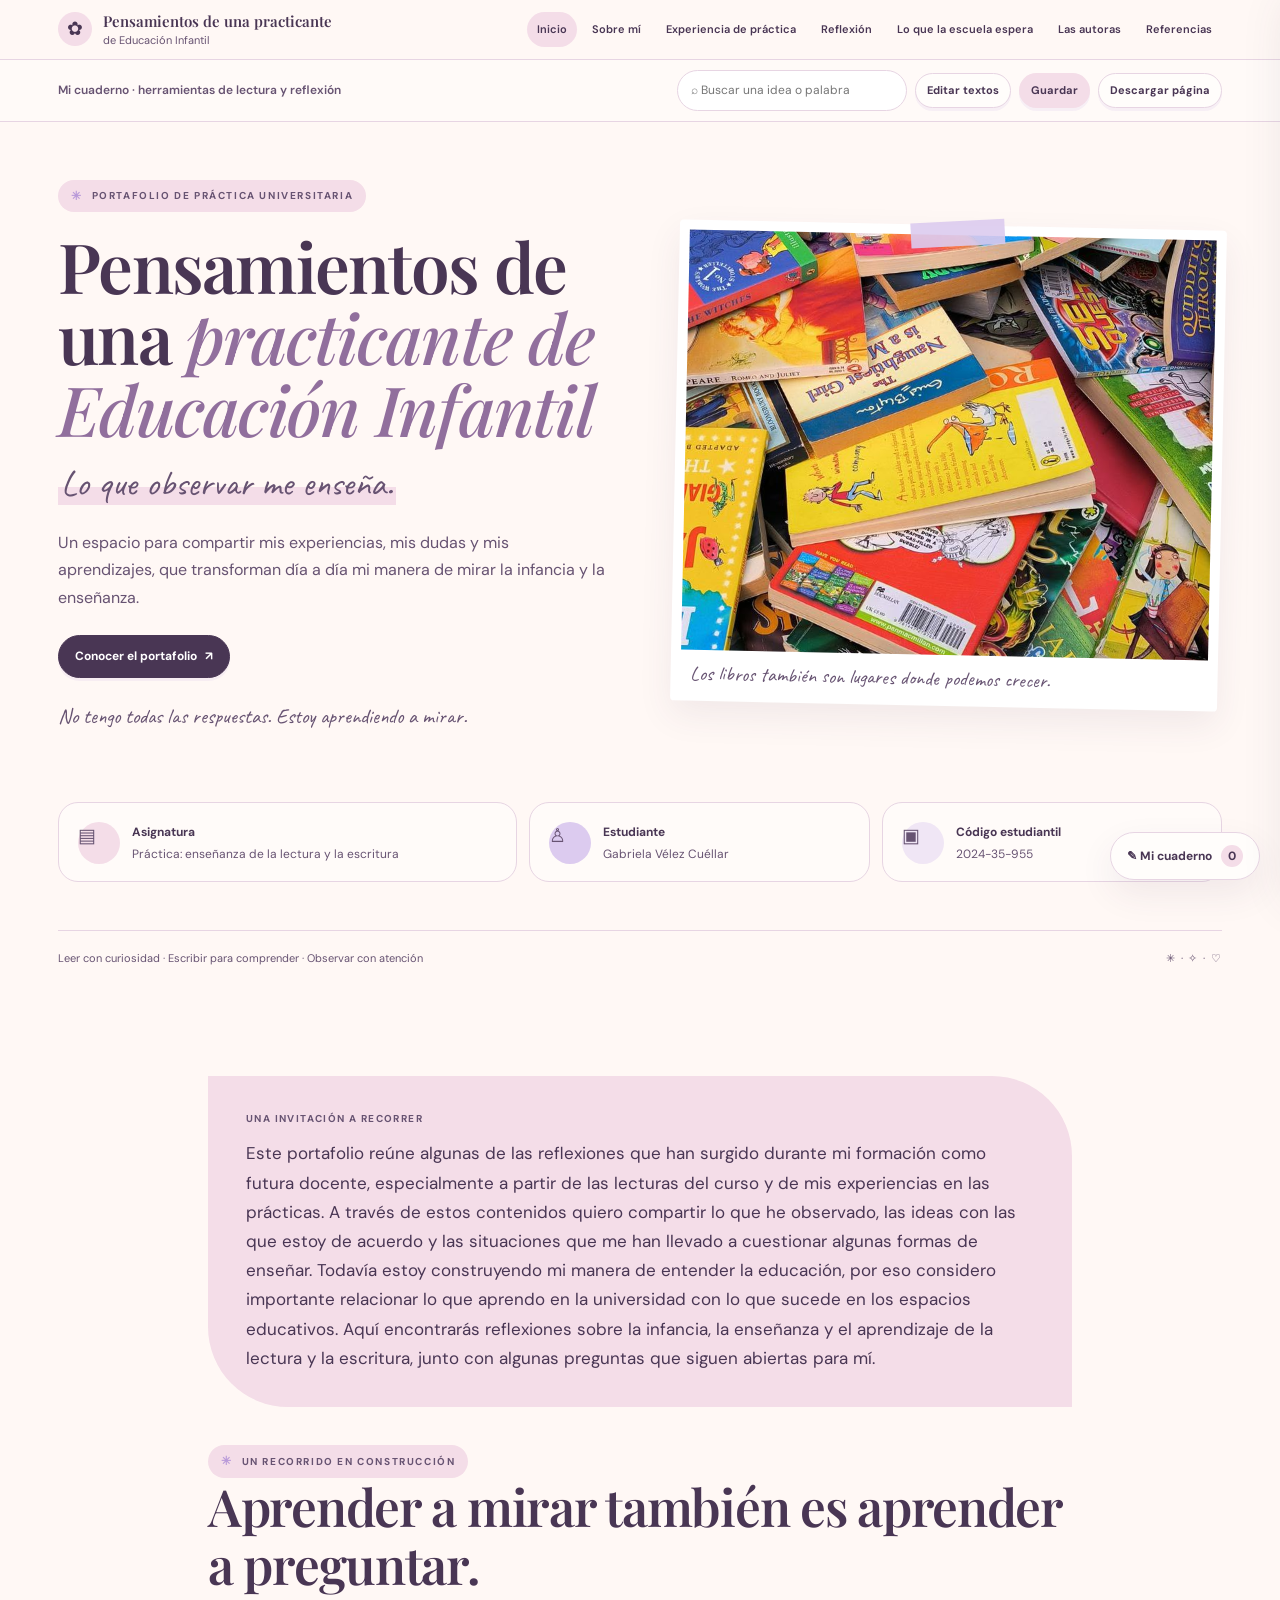
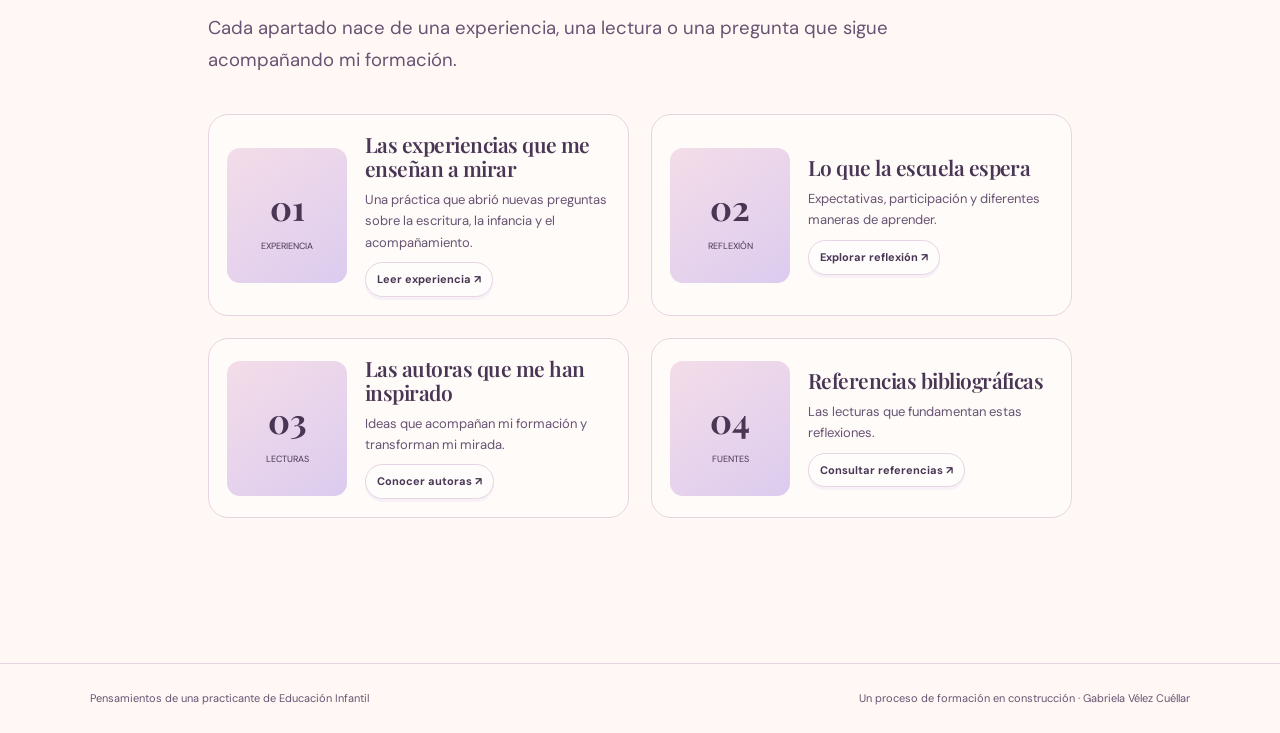
<file: index.html>
<!doctype html><html lang="es"><head><meta charset="utf-8"><meta name="viewport" content="width=device-width, initial-scale=1"><meta name="description" content="Portafolio académico de Gabriela Vélez Cuéllar, estudiante de Educación Infantil."><title>Inicio | Pensamientos de una practicante</title><link rel="stylesheet" href="style.css"><link rel="icon" type="image/png" href="assets/favicon.png">
</head><body>
<header class="site-header"><div class="nav-wrap"><a class="brand" href="index.html"><span class="brand-mark">✿</span><span class="brand-name">Pensamientos de una practicante<small>de Educación Infantil</small></span></a><button class="menu-toggle" aria-expanded="false" aria-label="Abrir menú">☰ Menú</button><nav class="main-nav" aria-label="Navegación principal"><a href="index.html">Inicio</a><a href="sobre-mi.html">Sobre mí</a><a href="experiencia.html">Experiencia de práctica</a><a href="reflexion.html">Reflexión</a><a href="escuela.html">Lo que la escuela espera</a><a href="autoras.html">Las autoras</a><a href="referencias.html">Referencias</a></nav></div></header>
<div class="toolbar"><div class="toolbar-inner"><span class="toolbar-label">Mi cuaderno · herramientas de lectura y reflexión</span><div class="toolbar-actions"><input id="siteSearch" class="tool-input" placeholder="⌕ Buscar una idea o palabra" aria-label="Buscar en esta página"><button class="btn small" id="editTextBtn">Editar textos</button><button class="btn small soft" id="saveTextBtn">Guardar</button><button class="btn small" id="downloadPageBtn">Descargar página</button></div></div></div>
<main>
<section class="hero"><div class="hero-copy"><span class="eyebrow">Portafolio de práctica universitaria</span><h1 data-editable="home-title">Pensamientos de una <em>practicante de Educación Infantil</em></h1><div class="handwritten swash" data-editable="home-tagline">Lo que observar me enseña.</div><p class="hero-description" data-editable="home-description">Un espacio para compartir mis experiencias, mis dudas y mis aprendizajes, que transforman día a día mi manera de mirar la infancia y la enseñanza.</p><a class="btn primary" href="sobre-mi.html">Conocer el portafolio <span aria-hidden="true">↗</span></a><p class="profile-note">No tengo todas las respuestas. Estoy aprendiendo a mirar.</p></div><div class="hero-photo-frame"><span class="tape"></span><img src="assets/libros-originales.jpeg" alt="Libros infantiles de distintos colores apilados unos sobre otros"><div class="photo-caption">Los libros también son lugares donde podemos crecer.</div></div><div class="hero-meta"><div class="meta-card"><span class="meta-icon">▤</span><div><strong>Asignatura</strong><span>Práctica: enseñanza de la lectura y la escritura</span></div></div><div class="meta-card"><span class="meta-icon">♙</span><div><strong>Estudiante</strong><span>Gabriela Vélez Cuéllar</span></div></div><div class="meta-card"><span class="meta-icon">▣</span><div><strong>Código estudiantil</strong><span>2024-35-955</span></div></div></div><div class="hero-bottom"><span>Leer con curiosidad · Escribir para comprender · Observar con atención</span><span class="dots">✳ · ✧ · ♡</span></div></section>
<section class="container narrow"><div class="intro-band"><div class="section-kicker">Una invitación a recorrer</div><p data-editable="home-intro">Este portafolio reúne algunas de las reflexiones que han surgido durante mi formación como futura docente, especialmente a partir de las lecturas del curso y de mis experiencias en las prácticas. A través de estos contenidos quiero compartir lo que he observado, las ideas con las que estoy de acuerdo y las situaciones que me han llevado a cuestionar algunas formas de enseñar. Todavía estoy construyendo mi manera de entender la educación, por eso considero importante relacionar lo que aprendo en la universidad con lo que sucede en los espacios educativos. Aquí encontrarás reflexiones sobre la infancia, la enseñanza y el aprendizaje de la lectura y la escritura, junto con algunas preguntas que siguen abiertas para mí.</p></div><div class="page-heading"><span class="eyebrow">Un recorrido en construcción</span><h2>Aprender a mirar también es aprender a preguntar.</h2><p class="lead">Cada apartado nace de una experiencia, una lectura o una pregunta que sigue acompañando mi formación.</p></div><div class="simple-author-grid"><a class="author-card" href="experiencia.html" style="text-decoration:none"><div class="photo-placeholder"><strong>01</strong><span>EXPERIENCIA</span></div><div><h2>Las experiencias que me enseñan a mirar</h2><p>Una práctica que abrió nuevas preguntas sobre la escritura, la infancia y el acompañamiento.</p><span class="btn small">Leer experiencia ↗</span></div></a><a class="author-card" href="escuela.html" style="text-decoration:none"><div class="photo-placeholder"><strong>02</strong><span>REFLEXIÓN</span></div><div><h2>Lo que la escuela espera</h2><p>Expectativas, participación y diferentes maneras de aprender.</p><span class="btn small">Explorar reflexión ↗</span></div></a><a class="author-card" href="autoras.html" style="text-decoration:none"><div class="photo-placeholder"><strong>03</strong><span>LECTURAS</span></div><div><h2>Las autoras que me han inspirado</h2><p>Ideas que acompañan mi formación y transforman mi mirada.</p><span class="btn small">Conocer autoras ↗</span></div></a><a class="author-card" href="referencias.html" style="text-decoration:none"><div class="photo-placeholder"><strong>04</strong><span>FUENTES</span></div><div><h2>Referencias bibliográficas</h2><p>Las lecturas que fundamentan estas reflexiones.</p><span class="btn small">Consultar referencias ↗</span></div></a></div></section>
</main><footer class="site-footer"><div class="footer-inner"><span>Pensamientos de una practicante de Educación Infantil</span><span>Un proceso de formación en construcción · Gabriela Vélez Cuéllar</span></div></footer>
<button class="floating-notebook" data-open-notebook>✎ Mi cuaderno <span id="noteCount">0</span></button><div class="drawer-backdrop" id="drawerBackdrop"></div><aside class="notebook-drawer" id="notebookDrawer" aria-hidden="true" aria-label="Mi cuaderno"><div class="drawer-head"><h2>Mi cuaderno</h2><button class="icon-btn" id="closeNotebook" aria-label="Cerrar cuaderno">×</button></div><div class="drawer-content"><p class="muted" style="font-size:13px">Guarda tus preguntas, notas de lectura y reflexiones. Se almacenan en este navegador y dispositivo.</p><form id="noteForm"><h3 id="noteFormTitle">Añadir una nota</h3><div class="field"><label for="noteTitle">Título</label><input id="noteTitle" placeholder="Ej. Una pregunta que me quedó" maxlength="100"></div><div class="field"><label for="noteTag">Tipo de nota</label><select id="noteTag"><option>Reflexión</option><option>Lectura</option><option>Experiencia de práctica</option><option>Pregunta abierta</option></select></div><div class="field"><label for="noteBody">Tu nota</label><textarea id="noteBody" placeholder="Escribe aquí tus ideas..."></textarea></div><div style="display:flex;gap:8px;flex-wrap:wrap"><button class="btn primary" id="saveNoteBtn" type="submit">Guardar nota</button><button class="btn" type="button" id="clearNoteForm">Limpiar</button></div></form><hr class="rule"><div class="field"><label for="noteSearch">Buscar en mi cuaderno</label><input id="noteSearch" placeholder="Busca por título o contenido"></div><button class="btn soft" id="exportNotes" type="button">Descargar todas mis notas</button><div id="noteList" class="note-list"></div></div></aside><div id="toast" class="toast" role="status" aria-live="polite"></div><script src="app.js"></script></body></html>
</file>
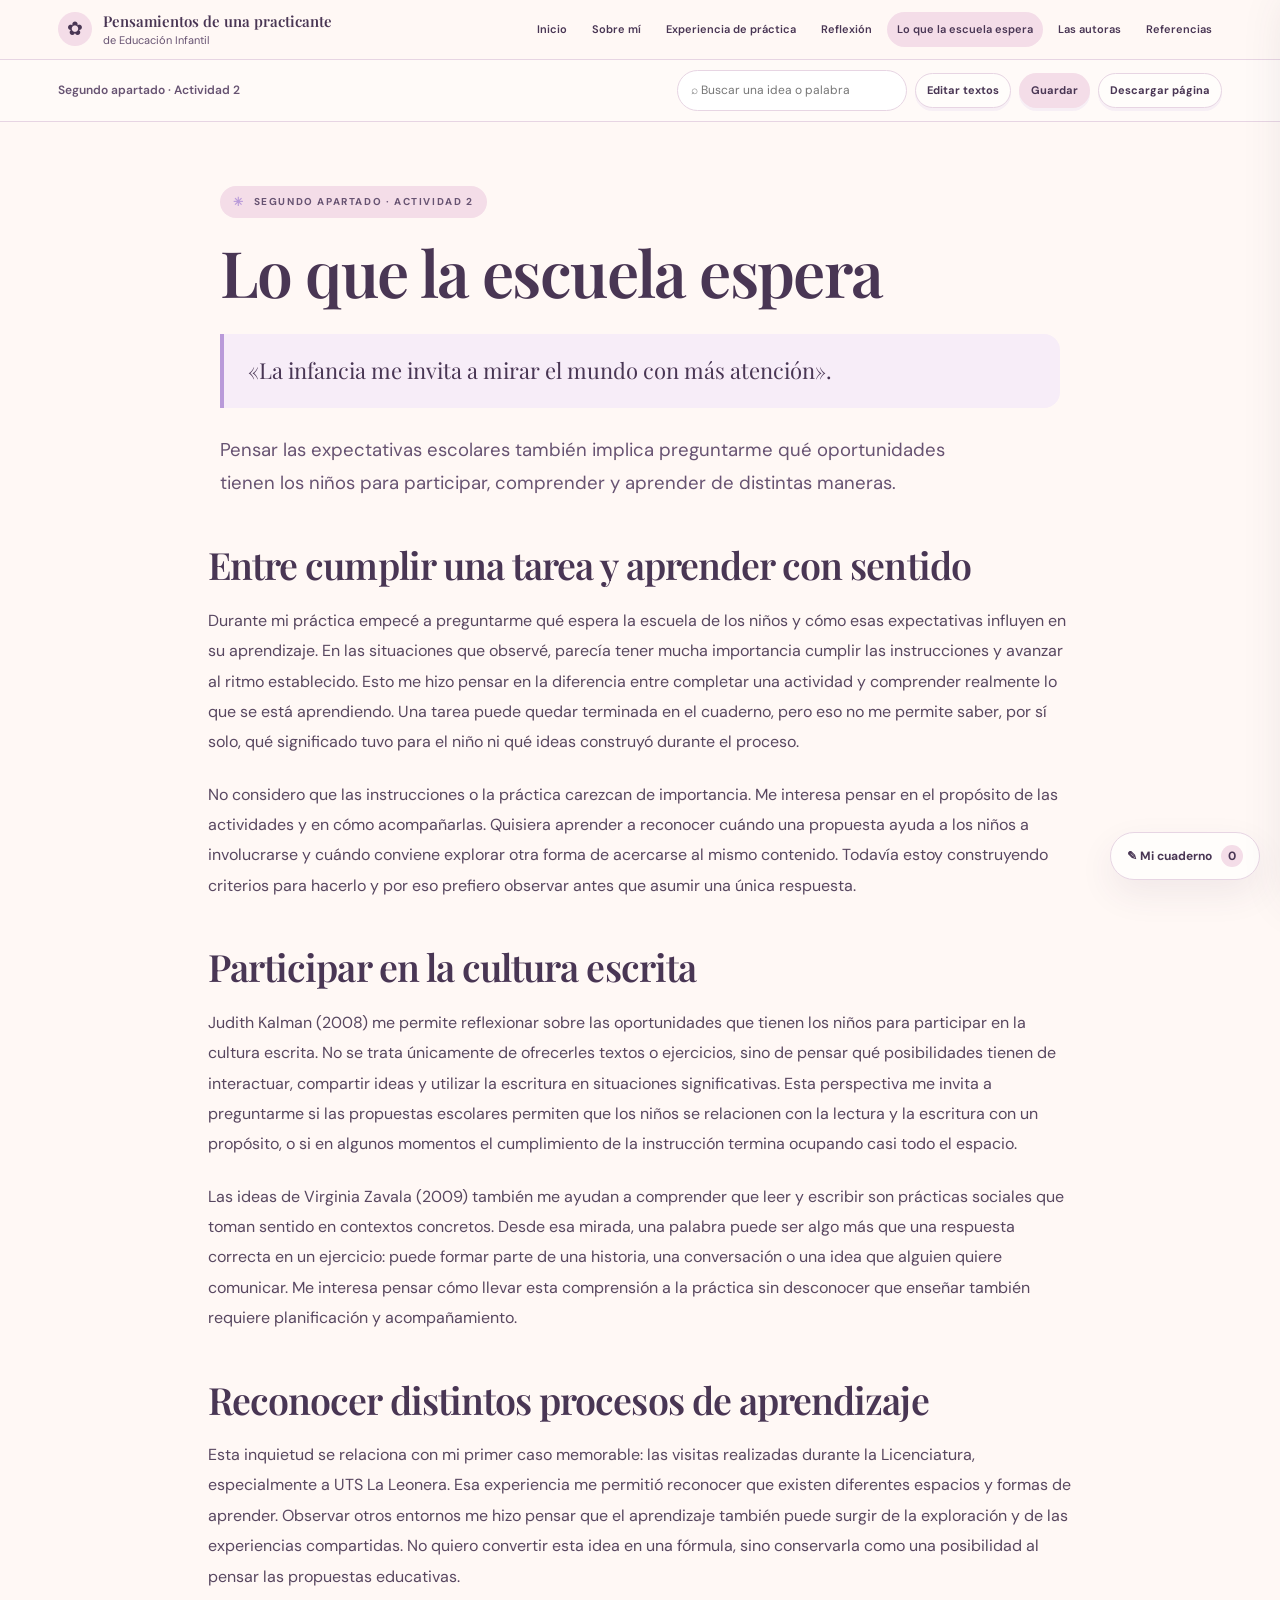
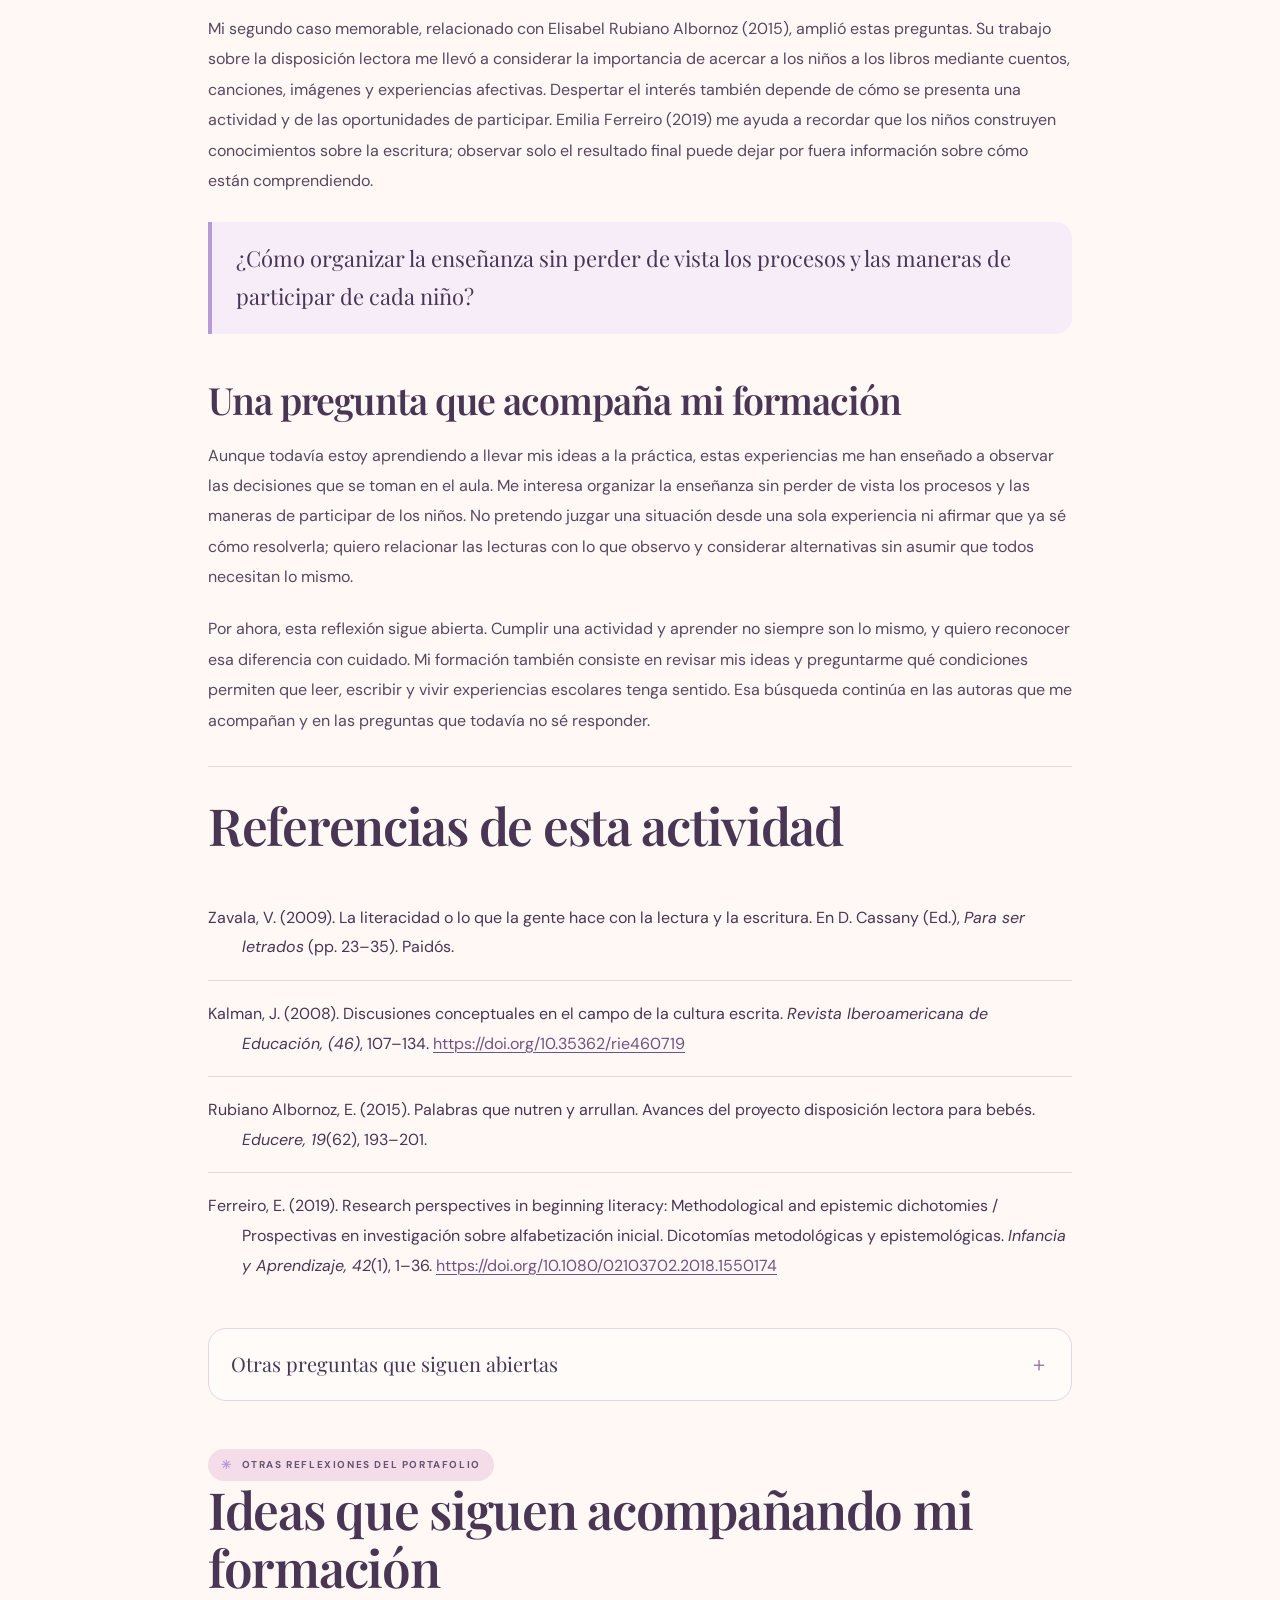
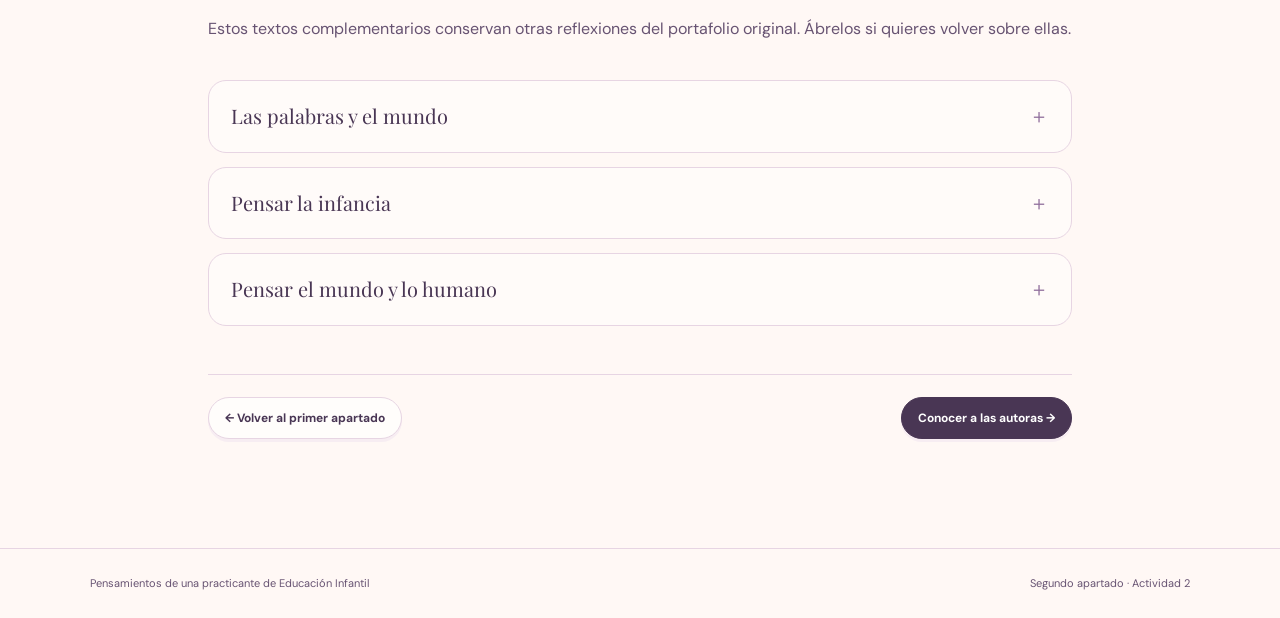
<file: escuela.html>
<!doctype html><html lang="es"><head><meta charset="utf-8"><meta name="viewport" content="width=device-width, initial-scale=1"><title>Lo que la escuela espera | Pensamientos de una practicante</title><link rel="stylesheet" href="style.css"><link rel="icon" type="image/png" href="assets/favicon.png">
</head><body>
<header class="site-header"><div class="nav-wrap"><a class="brand" href="index.html"><span class="brand-mark">✿</span><span class="brand-name">Pensamientos de una practicante<small>de Educación Infantil</small></span></a><button class="menu-toggle" aria-expanded="false">☰ Menú</button><nav class="main-nav"><a href="index.html">Inicio</a><a href="sobre-mi.html">Sobre mí</a><a href="experiencia.html">Experiencia de práctica</a><a href="reflexion.html">Reflexión</a><a href="escuela.html">Lo que la escuela espera</a><a href="autoras.html">Las autoras</a><a href="referencias.html">Referencias</a></nav></div></header>
<div class="toolbar"><div class="toolbar-inner"><span class="toolbar-label">Segundo apartado · Actividad 2</span><div class="toolbar-actions"><input id="siteSearch" class="tool-input" placeholder="⌕ Buscar una idea o palabra" aria-label="Buscar en esta página"><button class="btn small" id="editTextBtn">Editar textos</button><button class="btn small soft" id="saveTextBtn">Guardar</button><button class="btn small" id="downloadPageBtn">Descargar página</button></div></div></div>
<main class="container narrow"><div class="page-heading essay-title"><span class="eyebrow">Segundo apartado · Actividad 2</span><h1 data-editable="school-title">Lo que la escuela espera</h1><div class="question-highlight" data-editable="school-quote">«La infancia me invita a mirar el mundo con más atención».</div><p class="lead">Pensar las expectativas escolares también implica preguntarme qué oportunidades tienen los niños para participar, comprender y aprender de distintas maneras.</p></div><article class="article-content" style="max-width:none"><h2 data-editable="school-h2-1">Entre cumplir una tarea y aprender con sentido</h2><p data-editable="school-p1">Durante mi práctica empecé a preguntarme qué espera la escuela de los niños y cómo esas expectativas influyen en su aprendizaje. En las situaciones que observé, parecía tener mucha importancia cumplir las instrucciones y avanzar al ritmo establecido. Esto me hizo pensar en la diferencia entre completar una actividad y comprender realmente lo que se está aprendiendo. Una tarea puede quedar terminada en el cuaderno, pero eso no me permite saber, por sí solo, qué significado tuvo para el niño ni qué ideas construyó durante el proceso.</p><p data-editable="school-p2">No considero que las instrucciones o la práctica carezcan de importancia. Me interesa pensar en el propósito de las actividades y en cómo acompañarlas. Quisiera aprender a reconocer cuándo una propuesta ayuda a los niños a involucrarse y cuándo conviene explorar otra forma de acercarse al mismo contenido. Todavía estoy construyendo criterios para hacerlo y por eso prefiero observar antes que asumir una única respuesta.</p><h2 data-editable="school-h2-2">Participar en la cultura escrita</h2><p data-editable="school-p3">Judith Kalman (2008) me permite reflexionar sobre las oportunidades que tienen los niños para participar en la cultura escrita. No se trata únicamente de ofrecerles textos o ejercicios, sino de pensar qué posibilidades tienen de interactuar, compartir ideas y utilizar la escritura en situaciones significativas. Esta perspectiva me invita a preguntarme si las propuestas escolares permiten que los niños se relacionen con la lectura y la escritura con un propósito, o si en algunos momentos el cumplimiento de la instrucción termina ocupando casi todo el espacio.</p><p data-editable="school-p4">Las ideas de Virginia Zavala (2009) también me ayudan a comprender que leer y escribir son prácticas sociales que toman sentido en contextos concretos. Desde esa mirada, una palabra puede ser algo más que una respuesta correcta en un ejercicio: puede formar parte de una historia, una conversación o una idea que alguien quiere comunicar. Me interesa pensar cómo llevar esta comprensión a la práctica sin desconocer que enseñar también requiere planificación y acompañamiento.</p><h2 data-editable="school-h2-3">Reconocer distintos procesos de aprendizaje</h2><p data-editable="school-p5">Esta inquietud se relaciona con mi primer caso memorable: las visitas realizadas durante la Licenciatura, especialmente a UTS La Leonera. Esa experiencia me permitió reconocer que existen diferentes espacios y formas de aprender. Observar otros entornos me hizo pensar que el aprendizaje también puede surgir de la exploración y de las experiencias compartidas. No quiero convertir esta idea en una fórmula, sino conservarla como una posibilidad al pensar las propuestas educativas.</p><p data-editable="school-p6">Mi segundo caso memorable, relacionado con Elisabel Rubiano Albornoz (2015), amplió estas preguntas. Su trabajo sobre la disposición lectora me llevó a considerar la importancia de acercar a los niños a los libros mediante cuentos, canciones, imágenes y experiencias afectivas. Despertar el interés también depende de cómo se presenta una actividad y de las oportunidades de participar. Emilia Ferreiro (2019) me ayuda a recordar que los niños construyen conocimientos sobre la escritura; observar solo el resultado final puede dejar por fuera información sobre cómo están comprendiendo.</p><div class="question-highlight" data-editable="school-question">¿Cómo organizar la enseñanza sin perder de vista los procesos y las maneras de participar de cada niño?</div><h2 data-editable="school-h2-4">Una pregunta que acompaña mi formación</h2><p data-editable="school-p7">Aunque todavía estoy aprendiendo a llevar mis ideas a la práctica, estas experiencias me han enseñado a observar las decisiones que se toman en el aula. Me interesa organizar la enseñanza sin perder de vista los procesos y las maneras de participar de los niños. No pretendo juzgar una situación desde una sola experiencia ni afirmar que ya sé cómo resolverla; quiero relacionar las lecturas con lo que observo y considerar alternativas sin asumir que todos necesitan lo mismo.</p><p data-editable="school-p8">Por ahora, esta reflexión sigue abierta. Cumplir una actividad y aprender no siempre son lo mismo, y quiero reconocer esa diferencia con cuidado. Mi formación también consiste en revisar mis ideas y preguntarme qué condiciones permiten que leer, escribir y vivir experiencias escolares tenga sentido. Esa búsqueda continúa en las autoras que me acompañan y en las preguntas que todavía no sé responder.</p></article><hr class="rule"><h2>Referencias de esta actividad</h2><ul class="references-list"><li>Zavala, V. (2009). La literacidad o lo que la gente hace con la lectura y la escritura. En D. Cassany (Ed.), <em>Para ser letrados</em> (pp. 23–35). Paidós.</li><li>Kalman, J. (2008). Discusiones conceptuales en el campo de la cultura escrita. <em>Revista Iberoamericana de Educación, (46)</em>, 107–134. <a href="https://doi.org/10.35362/rie460719" target="_blank" rel="noopener">https://doi.org/10.35362/rie460719</a></li><li>Rubiano Albornoz, E. (2015). Palabras que nutren y arrullan. Avances del proyecto disposición lectora para bebés. <em>Educere, 19</em>(62), 193–201.</li><li>Ferreiro, E. (2019). Research perspectives in beginning literacy: Methodological and epistemic dichotomies / Prospectivas en investigación sobre alfabetización inicial. Dicotomías metodológicas y epistemológicas. <em>Infancia y Aprendizaje, 42</em>(1), 1–36. <a href="https://doi.org/10.1080/02103702.2018.1550174" target="_blank" rel="noopener">https://doi.org/10.1080/02103702.2018.1550174</a></li></ul>
<details class="accordion"><summary>Otras preguntas que siguen abiertas</summary><div class="accordion-body"><ul><li>¿Cómo puedo enseñar a escribir sin convertir la escritura en una actividad mecánica?</li><li>¿Qué necesita un niño cuando pierde el interés en una actividad?</li><li>¿Cómo podemos escuchar a los niños sin renunciar al acompañamiento y a los límites?</li><li>¿Qué otras maneras de aprender estamos dejando de lado porque no se parecen a las que conocemos?</li><li>¿Cómo puedo reconocer las necesidades de cada niño sin etiquetarlo por sus dificultades?</li><li>¿Qué significa realmente respetar los ritmos de aprendizaje?</li><li>¿Cómo sería una escuela en la que aprender no se sintiera como una obligación constante?</li><li>¿Qué necesito cambiar en mi propia manera de pensar para convertirme en la docente que quiero ser?</li></ul></div></details>
<section class="container" style="padding:34px 0 0"><div class="page-heading"><span class="eyebrow">Otras reflexiones del portafolio</span><h2>Ideas que siguen acompañando mi formación</h2><p class="muted">Estos textos complementarios conservan otras reflexiones del portafolio original. Ábrelos si quieres volver sobre ellas.</p></div>
<details class="accordion"><summary>Las palabras y el mundo</summary><div class="accordion-body"><h3>¿Estamos enseñando a escribir o solamente a copiar?</h3><p>Durante mi formación he comenzado a preguntarme qué significa realmente aprender a leer y escribir. A veces parece que aprender a escribir consiste en reconocer letras, formar palabras y copiarlas correctamente. Sin embargo, siento que hay algo más detrás de ese proceso: las palabras también nos permiten expresar lo que pensamos, comunicar lo que sentimos, imaginar otras posibilidades y relacionarnos con el mundo.</p><p>Virginia Zavala (2009) me ayuda a comprender que la lectura y la escritura no pueden entenderse únicamente como habilidades individuales. También son prácticas sociales que adquieren sentido según el contexto, las personas y los propósitos con los que se utilizan. Esto me hace pensar que escribir una palabra en un cuaderno no significa necesariamente lo mismo que escribirla para contar una historia, expresar una idea o comunicarse con alguien.</p><p>Por su parte, Judith Kalman (2008) permite ampliar esta reflexión al abordar la cultura escrita desde sus dimensiones sociales. Leer y escribir no ocurre de manera aislada: aprendemos a relacionarnos con los textos en diferentes espacios y mediante las interacciones con otras personas.</p><p>Estas ideas me llevan a cuestionar cómo se presentan las actividades de escritura en la escuela. ¿Qué ocurre cuando un niño pasa gran parte de la jornada copiando palabras sin comprender para qué podrían servirle? ¿Cómo podemos despertar su interés si la escritura se convierte únicamente en una obligación?</p><p>No creo que practicar las letras sea innecesario. Lo que me pregunto es si podemos enseñar esos conocimientos de otras maneras, relacionándolos con situaciones que tengan sentido para los niños.</p><p>Emilia Ferreiro también me invita a mirar el aprendizaje de la escritura como un proceso en el que los niños construyen conocimientos, y no simplemente como una reproducción de modelos adultos. Desde esta perspectiva, sus intentos, preguntas y errores pueden ofrecernos pistas sobre cómo están comprendiendo el sistema de escritura.</p><p>La lectura de Elisabel Rubiano Albornoz (2015), por otro lado, me hizo pensar en la importancia de acercar a los niños a los libros desde experiencias que despierten su curiosidad y les permitan disfrutar de las palabras. Los cuentos, las canciones, las imágenes y el afecto pueden ayudar a construir una relación significativa con la lectura desde los primeros años.</p><p>Todo esto me hace pensar en la docente que quiero llegar a ser. Quisiera encontrar maneras de enseñar en las que los niños no sientan que leer y escribir son solamente actividades que deben terminar, sino oportunidades para descubrir, imaginar y expresarse.</p><p>Todavía no sé cómo resolver todas estas preguntas. Sin embargo, tengo claro que quiero seguir buscando formas de enseñar que reconozcan los intereses, los ritmos y las maneras de aprender de cada niño.</p></div></details>
<details class="accordion"><summary>Pensar la infancia</summary><div class="accordion-body"><h3>¿Dejar de educar la infancia?</h3><p>A veces me pregunto si los adultos, con la intención de educar, terminamos ocupando demasiado espacio en la vida de los niños. Queremos enseñarles cómo comportarse, cómo hablar, cómo aprender y hasta cómo utilizar su tiempo. Muchas de esas orientaciones son necesarias para convivir, pero también creo que vale la pena preguntarnos cuándo una norma acompaña el desarrollo de un niño y cuándo empieza a limitarlo innecesariamente.</p><p>En mis prácticas he pensado mucho en la necesidad que tienen los niños de moverse, hablar, explorar y expresar lo que les interesa. Desde la mirada adulta, algunas de estas conductas pueden parecer distracciones. Sin embargo, también pueden ser parte de la manera en que descubren su entorno y se relacionan con otras personas.</p><p>No quiero decir que los niños deban hacer siempre lo que quieran ni que las normas no sean importantes. Me pregunto cómo podemos construir espacios en los que existan límites, pero también escucha; en los que haya orientación, pero no se silencie constantemente la voz infantil.</p><p>Tal vez la pregunta no sea cómo dejar de educar a los niños, sino cómo dejar de pensar que educar significa controlar cada uno de sus movimientos. Quiero aprender a acompañar sus procesos sin olvidar que cada niño tiene intereses, necesidades y una manera particular de acercarse al mundo.</p><p>Esta reflexión sigue abierta para mí. No tengo una respuesta definitiva, pero sí el deseo de comprender mejor qué necesitan los niños y qué podemos cambiar los adultos para que la escuela sea un lugar donde puedan aprender y, al mismo tiempo, sentirse escuchados.</p></div></details>
<details class="accordion"><summary>Pensar el mundo y lo humano</summary><div class="accordion-body"><h3>La educación que necesitamos construir</h3><p>Las preguntas sobre la infancia también me llevan a pensar en el mundo en el que vivimos. Muchas veces esperamos que los niños aprendan a obedecer, cumplir instrucciones y adaptarse a las normas existentes. Pero pocas veces nos detenemos a preguntar qué estamos aprendiendo nosotros de ellos y qué aspectos de nuestra manera de vivir necesitan cambiar.</p><p>Me pregunto qué tipo de sociedad estamos construyendo cuando dejamos poco espacio para escuchar a los demás, comprender sus diferencias o reconocer sus necesidades. La escuela no está separada del mundo: en ella también aparecen nuestras formas de relacionarnos, ejercer la autoridad y entender a quienes piensan o actúan de manera distinta.</p><p>Por eso, considero que educar no debería consistir solamente en preparar a los niños para adaptarse a la sociedad tal como existe. También tendría que ofrecerles oportunidades para comprenderla, hacerse preguntas y participar en su transformación.</p><p>No sé exactamente cómo debería ser esa educación. Estoy construyendo mi respuesta a partir de lo que estudio, de lo que observo y de las experiencias que me hacen cuestionar mis propias ideas. Pero quisiera que mi formación como docente no me enseñara únicamente a dirigir actividades, sino también a reconocer a cada niño como una persona con voz, ideas y posibilidades.</p></div></details></section>
<nav class="page-nav"><a class="btn" href="reflexion.html">← Volver al primer apartado</a><a class="btn primary" href="autoras.html">Conocer a las autoras →</a></nav></main>
<footer class="site-footer"><div class="footer-inner"><span>Pensamientos de una practicante de Educación Infantil</span><span>Segundo apartado · Actividad 2</span></div></footer><button class="floating-notebook" data-open-notebook>✎ Mi cuaderno <span id="noteCount">0</span></button><div class="drawer-backdrop" id="drawerBackdrop"></div><aside class="notebook-drawer" id="notebookDrawer" aria-hidden="true"><div class="drawer-head"><h2>Mi cuaderno</h2><button class="icon-btn" id="closeNotebook">×</button></div><div class="drawer-content"><p class="muted" style="font-size:13px">Las notas se guardan en este navegador y dispositivo.</p><form id="noteForm"><h3 id="noteFormTitle">Añadir una nota</h3><div class="field"><label for="noteTitle">Título</label><input id="noteTitle" maxlength="100"></div><div class="field"><label for="noteTag">Tipo</label><select id="noteTag"><option>Reflexión</option><option>Lectura</option><option>Experiencia de práctica</option><option>Pregunta abierta</option></select></div><div class="field"><label for="noteBody">Tu nota</label><textarea id="noteBody"></textarea></div><button class="btn primary" id="saveNoteBtn" type="submit">Guardar nota</button> <button class="btn" id="clearNoteForm" type="button">Limpiar</button></form><hr class="rule"><div class="field"><label for="noteSearch">Buscar en mi cuaderno</label><input id="noteSearch" placeholder="Buscar"></div><button class="btn soft" id="exportNotes" type="button">Descargar mis notas</button><div id="noteList" class="note-list"></div></div></aside><div id="toast" class="toast" role="status"></div><script src="app.js"></script></body></html>
</file>
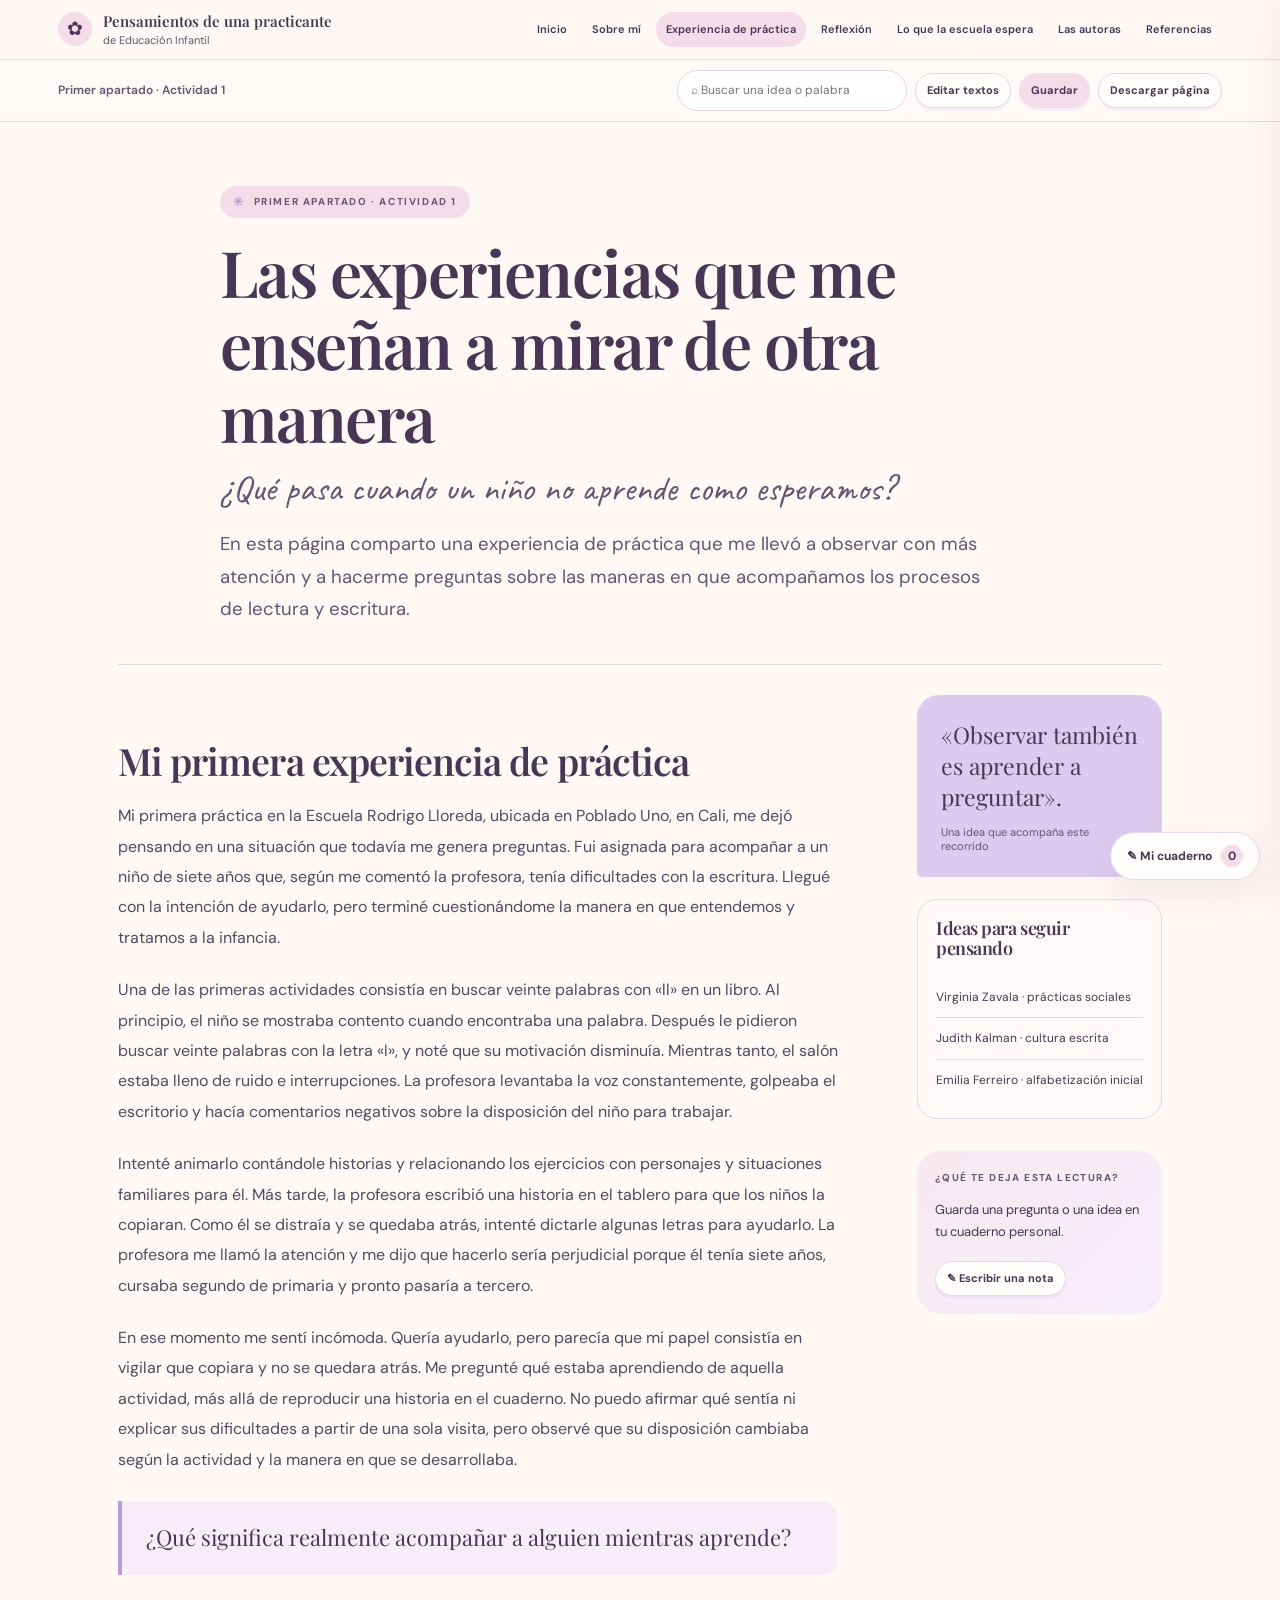
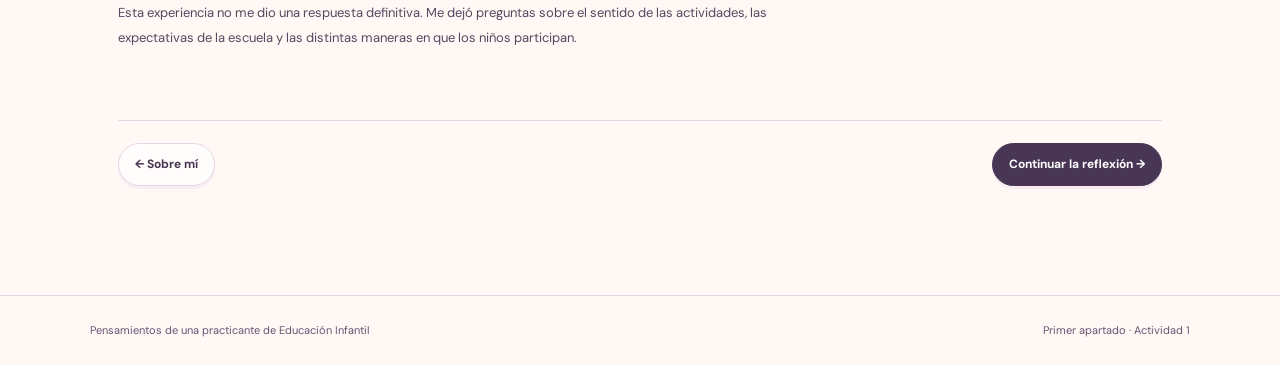
<file: experiencia.html>
<!doctype html><html lang="es"><head><meta charset="utf-8"><meta name="viewport" content="width=device-width, initial-scale=1"><title>Mi primera experiencia de práctica | Pensamientos de una practicante</title><link rel="stylesheet" href="style.css"><link rel="icon" type="image/png" href="assets/favicon.png">
</head><body>
<header class="site-header"><div class="nav-wrap"><a class="brand" href="index.html"><span class="brand-mark">✿</span><span class="brand-name">Pensamientos de una practicante<small>de Educación Infantil</small></span></a><button class="menu-toggle" aria-expanded="false">☰ Menú</button><nav class="main-nav"><a href="index.html">Inicio</a><a href="sobre-mi.html">Sobre mí</a><a href="experiencia.html">Experiencia de práctica</a><a href="reflexion.html">Reflexión</a><a href="escuela.html">Lo que la escuela espera</a><a href="autoras.html">Las autoras</a><a href="referencias.html">Referencias</a></nav></div></header>
<div class="toolbar"><div class="toolbar-inner"><span class="toolbar-label">Primer apartado · Actividad 1</span><div class="toolbar-actions"><input id="siteSearch" class="tool-input" placeholder="⌕ Buscar una idea o palabra" aria-label="Buscar en esta página"><button class="btn small" id="editTextBtn">Editar textos</button><button class="btn small soft" id="saveTextBtn">Guardar</button><button class="btn small" id="downloadPageBtn">Descargar página</button></div></div></div>
<main class="container"><div class="page-heading essay-title"><span class="eyebrow">Primer apartado · Actividad 1</span><h1 data-editable="exp-title">Las experiencias que me enseñan a mirar de otra manera</h1><p class="handwritten" data-editable="exp-subtitle">¿Qué pasa cuando un niño no aprende como esperamos?</p><p class="lead" data-editable="exp-intro">En esta página comparto una experiencia de práctica que me llevó a observar con más atención y a hacerme preguntas sobre las maneras en que acompañamos los procesos de lectura y escritura.</p></div><hr class="rule"><div class="article-layout"><article class="article-content"><h2 data-editable="exp-section-title">Mi primera experiencia de práctica</h2><p data-editable="exp-p1">Mi primera práctica en la Escuela Rodrigo Lloreda, ubicada en Poblado Uno, en Cali, me dejó pensando en una situación que todavía me genera preguntas. Fui asignada para acompañar a un niño de siete años que, según me comentó la profesora, tenía dificultades con la escritura. Llegué con la intención de ayudarlo, pero terminé cuestionándome la manera en que entendemos y tratamos a la infancia.</p><p data-editable="exp-p2">Una de las primeras actividades consistía en buscar veinte palabras con «ll» en un libro. Al principio, el niño se mostraba contento cuando encontraba una palabra. Después le pidieron buscar veinte palabras con la letra «l», y noté que su motivación disminuía. Mientras tanto, el salón estaba lleno de ruido e interrupciones. La profesora levantaba la voz constantemente, golpeaba el escritorio y hacía comentarios negativos sobre la disposición del niño para trabajar.</p><p data-editable="exp-p3">Intenté animarlo contándole historias y relacionando los ejercicios con personajes y situaciones familiares para él. Más tarde, la profesora escribió una historia en el tablero para que los niños la copiaran. Como él se distraía y se quedaba atrás, intenté dictarle algunas letras para ayudarlo. La profesora me llamó la atención y me dijo que hacerlo sería perjudicial porque él tenía siete años, cursaba segundo de primaria y pronto pasaría a tercero.</p><p data-editable="exp-p4">En ese momento me sentí incómoda. Quería ayudarlo, pero parecía que mi papel consistía en vigilar que copiara y no se quedara atrás. Me pregunté qué estaba aprendiendo de aquella actividad, más allá de reproducir una historia en el cuaderno. No puedo afirmar qué sentía ni explicar sus dificultades a partir de una sola visita, pero observé que su disposición cambiaba según la actividad y la manera en que se desarrollaba.</p><div class="question-highlight" data-editable="exp-quote">¿Qué significa realmente acompañar a alguien mientras aprende?</div><p class="muted" style="font-size:13px">Esta experiencia no me dio una respuesta definitiva. Me dejó preguntas sobre el sentido de las actividades, las expectativas de la escuela y las distintas maneras en que los niños participan.</p></article><aside class="side-note"><div class="quote-card">«Observar también es aprender a preguntar».<small>Una idea que acompaña este recorrido</small></div><div class="author-link-list"><h3>Ideas para seguir pensando</h3><a href="autoras.html#zavala">Virginia Zavala · prácticas sociales</a><a href="autoras.html#kalman">Judith Kalman · cultura escrita</a><a href="autoras.html#ferreiro">Emilia Ferreiro · alfabetización inicial</a></div><div class="soft-panel" style="padding:18px"><div class="section-kicker">¿Qué te deja esta lectura?</div><p style="font-size:13px">Guarda una pregunta o una idea en tu cuaderno personal.</p><button class="btn small" data-open-notebook>✎ Escribir una nota</button></div></aside></div><nav class="page-nav"><a class="btn" href="sobre-mi.html">← Sobre mí</a><a class="btn primary" href="reflexion.html">Continuar la reflexión →</a></nav></main>
<footer class="site-footer"><div class="footer-inner"><span>Pensamientos de una practicante de Educación Infantil</span><span>Primer apartado · Actividad 1</span></div></footer><button class="floating-notebook" data-open-notebook>✎ Mi cuaderno <span id="noteCount">0</span></button><div class="drawer-backdrop" id="drawerBackdrop"></div><aside class="notebook-drawer" id="notebookDrawer" aria-hidden="true"><div class="drawer-head"><h2>Mi cuaderno</h2><button class="icon-btn" id="closeNotebook">×</button></div><div class="drawer-content"><p class="muted" style="font-size:13px">Las notas se guardan en este navegador y dispositivo.</p><form id="noteForm"><h3 id="noteFormTitle">Añadir una nota</h3><div class="field"><label for="noteTitle">Título</label><input id="noteTitle" maxlength="100"></div><div class="field"><label for="noteTag">Tipo</label><select id="noteTag"><option>Reflexión</option><option>Lectura</option><option>Experiencia de práctica</option><option>Pregunta abierta</option></select></div><div class="field"><label for="noteBody">Tu nota</label><textarea id="noteBody"></textarea></div><button class="btn primary" id="saveNoteBtn" type="submit">Guardar nota</button> <button class="btn" id="clearNoteForm" type="button">Limpiar</button></form><hr class="rule"><div class="field"><label for="noteSearch">Buscar en mi cuaderno</label><input id="noteSearch" placeholder="Buscar"></div><button class="btn soft" id="exportNotes" type="button">Descargar mis notas</button><div id="noteList" class="note-list"></div></div></aside><div id="toast" class="toast" role="status"></div><script src="app.js"></script></body></html>
</file>
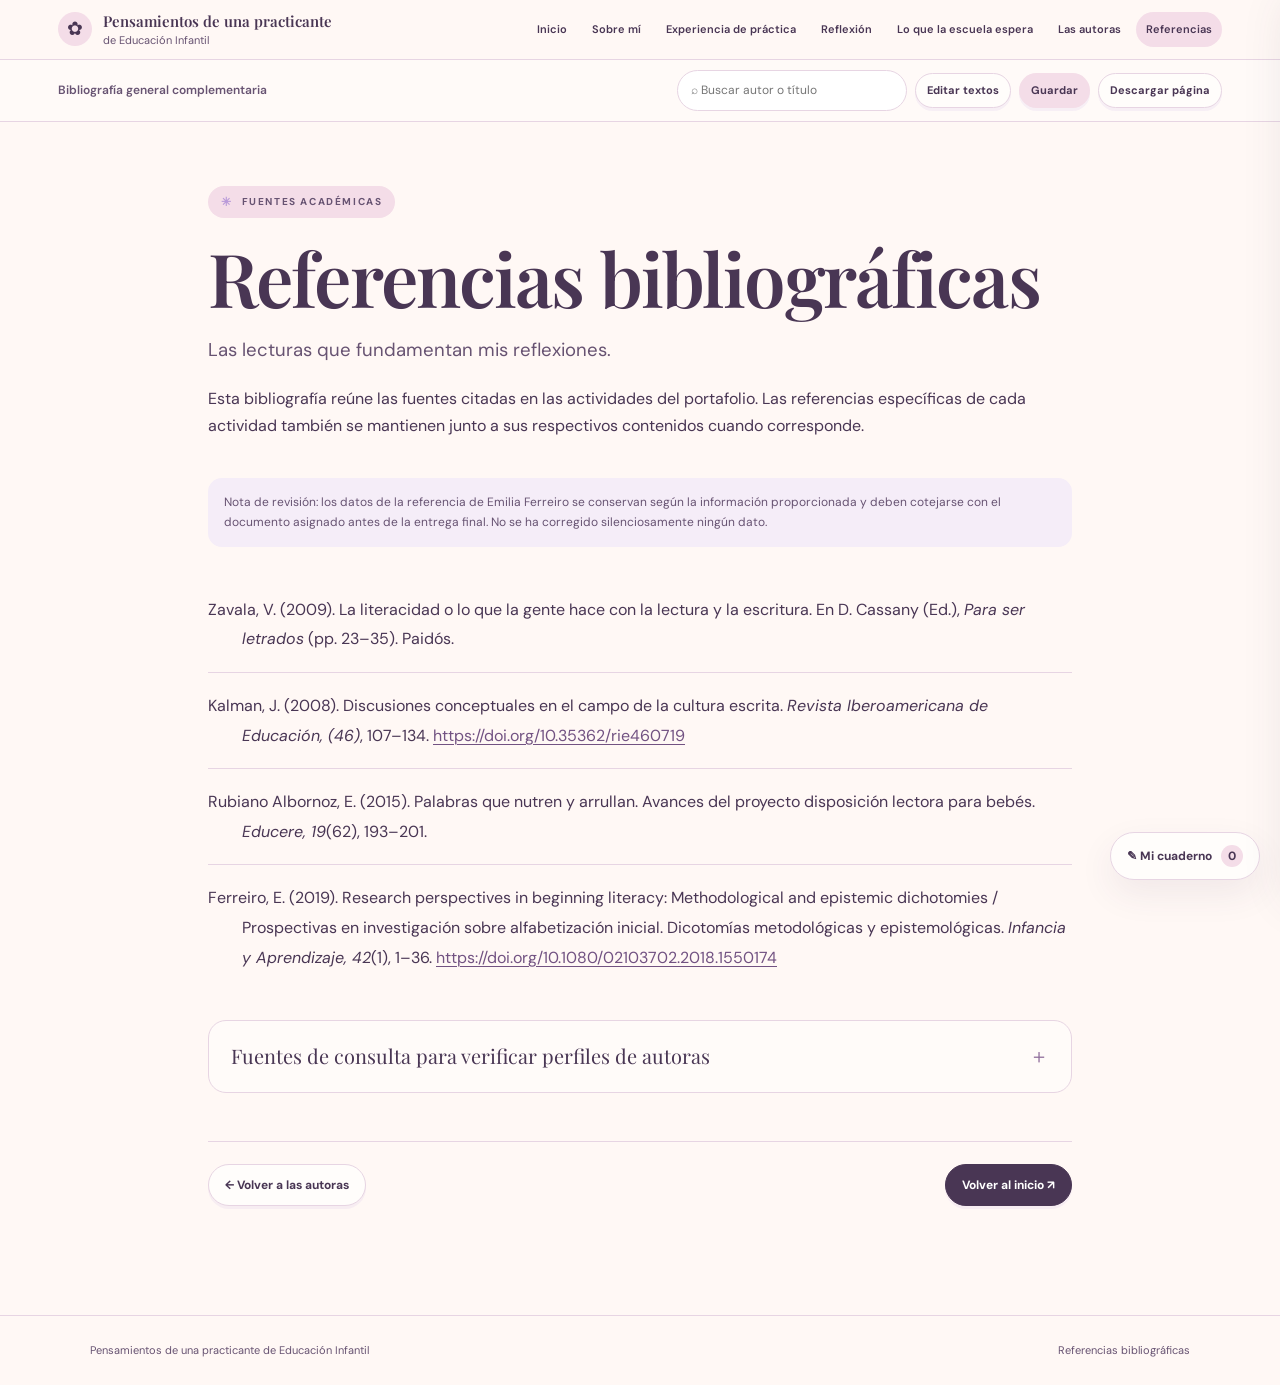
<file: referencias.html>
<!doctype html><html lang="es"><head><meta charset="utf-8"><meta name="viewport" content="width=device-width, initial-scale=1"><title>Referencias bibliográficas | Pensamientos de una practicante</title><link rel="stylesheet" href="style.css"><link rel="icon" type="image/png" href="assets/favicon.png">
</head><body>
<header class="site-header"><div class="nav-wrap"><a class="brand" href="index.html"><span class="brand-mark">✿</span><span class="brand-name">Pensamientos de una practicante<small>de Educación Infantil</small></span></a><button class="menu-toggle" aria-expanded="false">☰ Menú</button><nav class="main-nav"><a href="index.html">Inicio</a><a href="sobre-mi.html">Sobre mí</a><a href="experiencia.html">Experiencia de práctica</a><a href="reflexion.html">Reflexión</a><a href="escuela.html">Lo que la escuela espera</a><a href="autoras.html">Las autoras</a><a href="referencias.html">Referencias</a></nav></div></header>
<div class="toolbar"><div class="toolbar-inner"><span class="toolbar-label">Bibliografía general complementaria</span><div class="toolbar-actions"><input id="siteSearch" class="tool-input" placeholder="⌕ Buscar autor o título" aria-label="Buscar en esta página"><button class="btn small" id="editTextBtn">Editar textos</button><button class="btn small soft" id="saveTextBtn">Guardar</button><button class="btn small" id="downloadPageBtn">Descargar página</button></div></div></div>
<main class="container narrow"><div class="page-heading"><span class="eyebrow">Fuentes académicas</span><h1 data-editable="refs-title">Referencias bibliográficas</h1><p class="lead" data-editable="refs-subtitle">Las lecturas que fundamentan mis reflexiones.</p><p>Esta bibliografía reúne las fuentes citadas en las actividades del portafolio. Las referencias específicas de cada actividad también se mantienen junto a sus respectivos contenidos cuando corresponde.</p></div><div class="notice">Nota de revisión: los datos de la referencia de Emilia Ferreiro se conservan según la información proporcionada y deben cotejarse con el documento asignado antes de la entrega final. No se ha corregido silenciosamente ningún dato.</div><ol class="references-list"><li id="ref-zavala">Zavala, V. (2009). La literacidad o lo que la gente hace con la lectura y la escritura. En D. Cassany (Ed.), <em>Para ser letrados</em> (pp. 23–35). Paidós.</li><li id="ref-kalman">Kalman, J. (2008). Discusiones conceptuales en el campo de la cultura escrita. <em>Revista Iberoamericana de Educación, (46)</em>, 107–134. <a href="https://doi.org/10.35362/rie460719" target="_blank" rel="noopener">https://doi.org/10.35362/rie460719</a></li><li id="ref-rubiano">Rubiano Albornoz, E. (2015). Palabras que nutren y arrullan. Avances del proyecto disposición lectora para bebés. <em>Educere, 19</em>(62), 193–201.</li><li id="ref-ferreiro">Ferreiro, E. (2019). Research perspectives in beginning literacy: Methodological and epistemic dichotomies / Prospectivas en investigación sobre alfabetización inicial. Dicotomías metodológicas y epistemológicas. <em>Infancia y Aprendizaje, 42</em>(1), 1–36. <a href="https://doi.org/10.1080/02103702.2018.1550174" target="_blank" rel="noopener">https://doi.org/10.1080/02103702.2018.1550174</a></li></ol><details class="accordion"><summary>Fuentes de consulta para verificar perfiles de autoras</summary><div class="accordion-body"><p><strong>Virginia Zavala:</strong> <a href="https://www.pucp.edu.pe/profesor/virginia-zavala-cisneros" target="_blank" rel="noopener">Pontificia Universidad Católica del Perú — perfil académico</a></p><p><strong>Judith Kalman:</strong> <a href="https://www.iaoed.org/index.php/fellows/item/163-judith-kalman" target="_blank" rel="noopener">International Academy of Education — perfil</a></p><p><strong>Emilia Ferreiro:</strong> <a href="https://www.fcede.es/site/es/fceespa/autoresdetalle.aspx?idAutor=591" target="_blank" rel="noopener">Fondo de Cultura Económica — autora</a></p><p><strong>Elisabel Rubiano Albornoz:</strong> <a href="https://dialnet.unirioja.es/servlet/autor?codigo=1475139" target="_blank" rel="noopener">Dialnet — publicaciones</a></p></div></details><nav class="page-nav"><a class="btn" href="autoras.html">← Volver a las autoras</a><a class="btn primary" href="index.html">Volver al inicio ↗</a></nav></main>
<footer class="site-footer"><div class="footer-inner"><span>Pensamientos de una practicante de Educación Infantil</span><span>Referencias bibliográficas</span></div></footer><button class="floating-notebook" data-open-notebook>✎ Mi cuaderno <span id="noteCount">0</span></button><div class="drawer-backdrop" id="drawerBackdrop"></div><aside class="notebook-drawer" id="notebookDrawer" aria-hidden="true"><div class="drawer-head"><h2>Mi cuaderno</h2><button class="icon-btn" id="closeNotebook">×</button></div><div class="drawer-content"><p class="muted" style="font-size:13px">Las notas se guardan en este navegador y dispositivo.</p><form id="noteForm"><h3 id="noteFormTitle">Añadir una nota</h3><div class="field"><label for="noteTitle">Título</label><input id="noteTitle" maxlength="100"></div><div class="field"><label for="noteTag">Tipo</label><select id="noteTag"><option>Reflexión</option><option>Lectura</option><option>Experiencia de práctica</option><option>Pregunta abierta</option></select></div><div class="field"><label for="noteBody">Tu nota</label><textarea id="noteBody"></textarea></div><button class="btn primary" id="saveNoteBtn" type="submit">Guardar nota</button> <button class="btn" id="clearNoteForm" type="button">Limpiar</button></form><hr class="rule"><div class="field"><label for="noteSearch">Buscar en mi cuaderno</label><input id="noteSearch" placeholder="Buscar"></div><button class="btn soft" id="exportNotes" type="button">Descargar mis notas</button><div id="noteList" class="note-list"></div></div></aside><div id="toast" class="toast" role="status"></div><script src="app.js"></script></body></html>
</file>
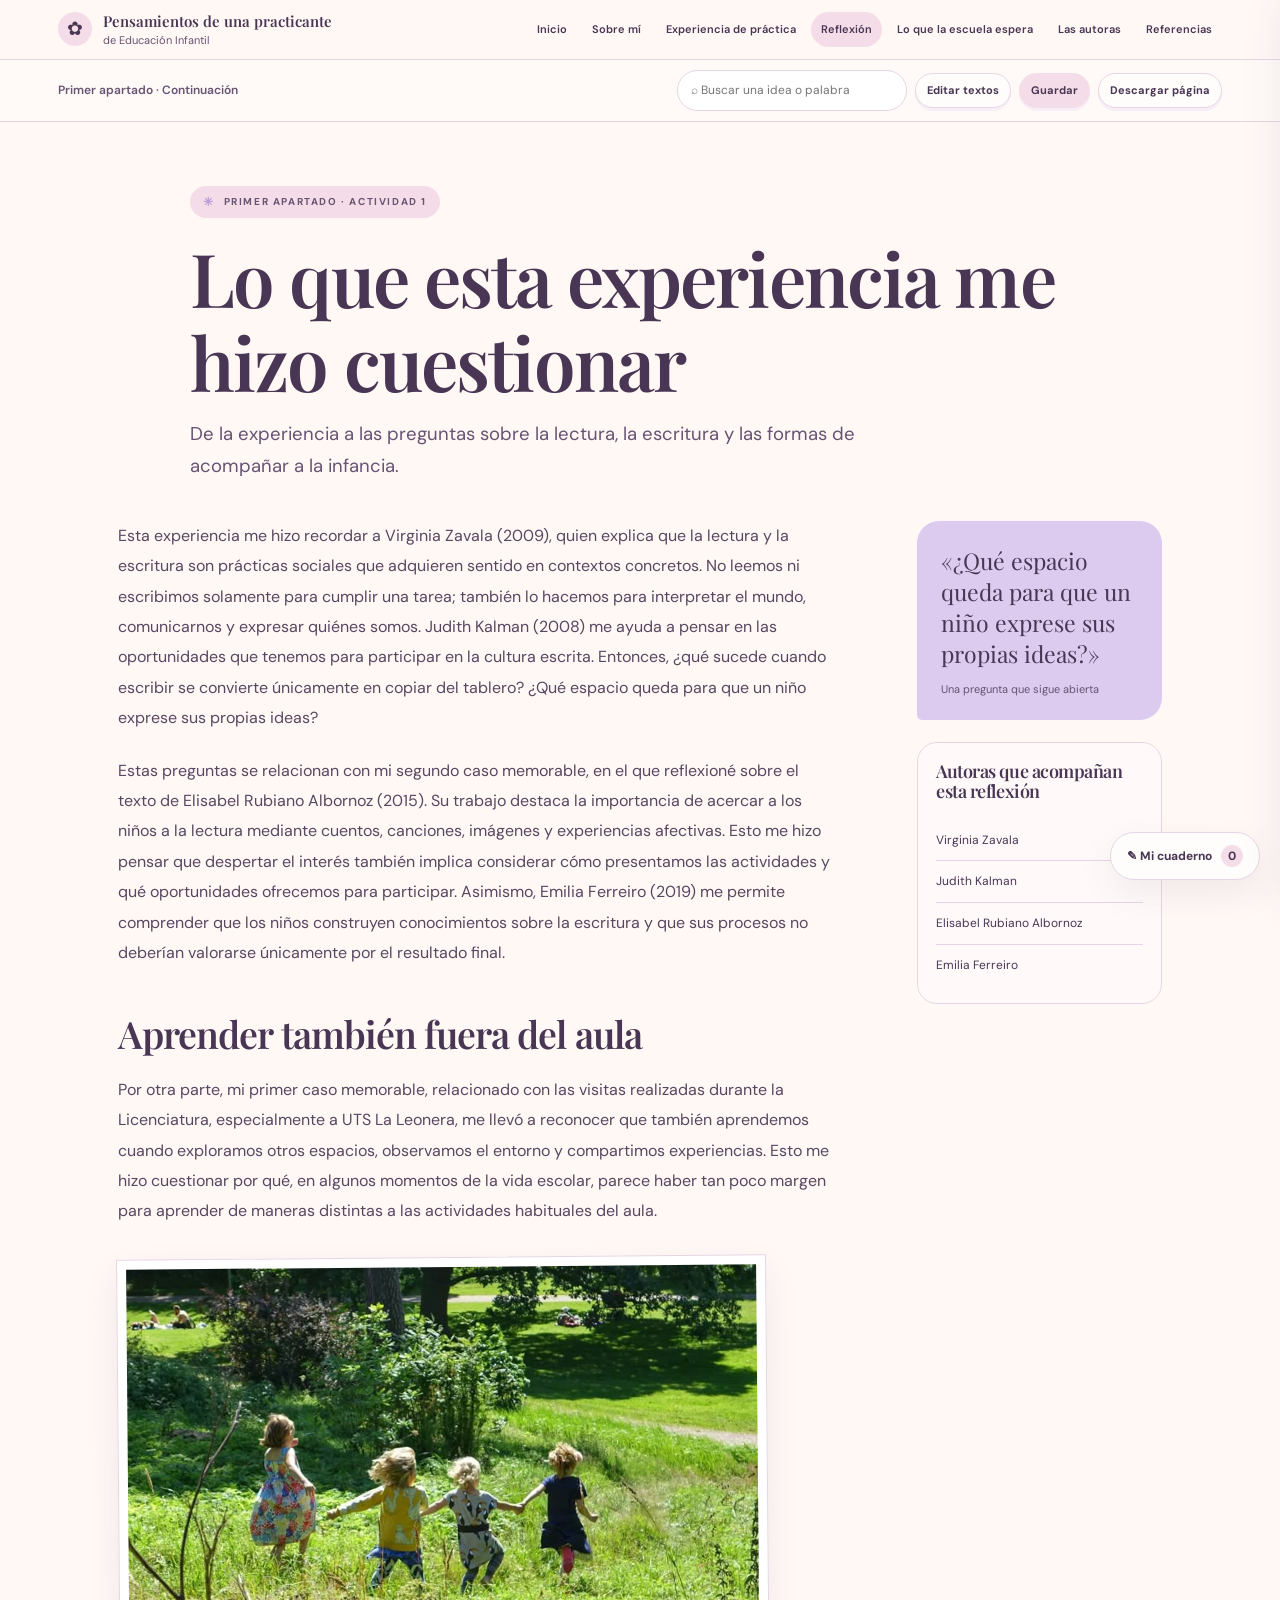
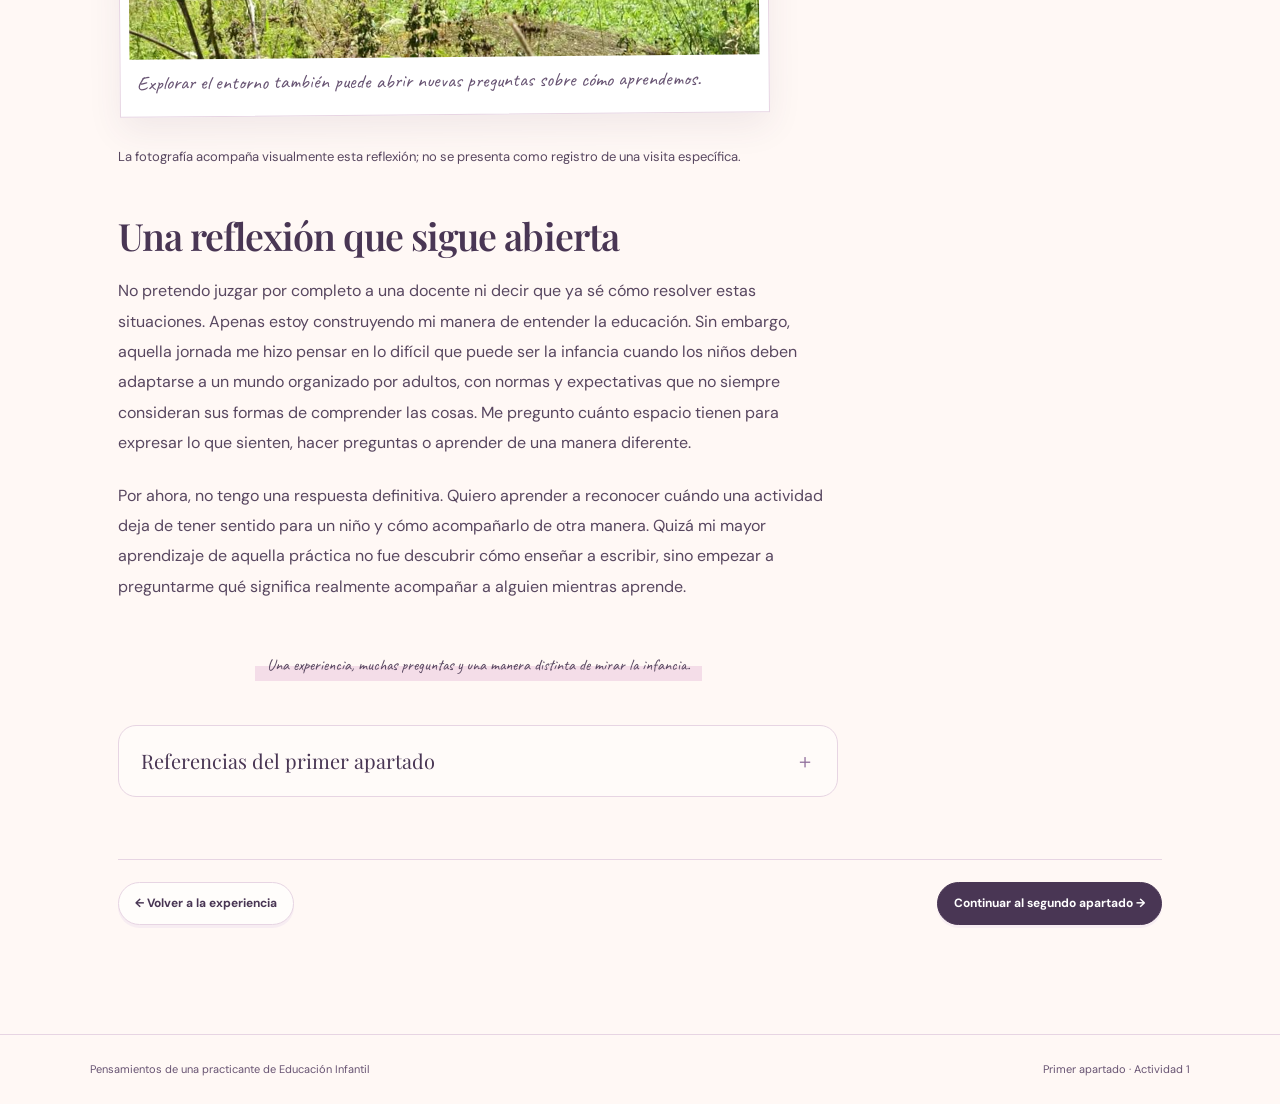
<file: reflexion.html>
<!doctype html><html lang="es"><head><meta charset="utf-8"><meta name="viewport" content="width=device-width, initial-scale=1"><title>Una reflexión que sigue abierta | Pensamientos de una practicante</title><link rel="stylesheet" href="style.css"><link rel="icon" type="image/png" href="assets/favicon.png">
</head><body>
<header class="site-header"><div class="nav-wrap"><a class="brand" href="index.html"><span class="brand-mark">✿</span><span class="brand-name">Pensamientos de una practicante<small>de Educación Infantil</small></span></a><button class="menu-toggle" aria-expanded="false">☰ Menú</button><nav class="main-nav"><a href="index.html">Inicio</a><a href="sobre-mi.html">Sobre mí</a><a href="experiencia.html">Experiencia de práctica</a><a href="reflexion.html">Reflexión</a><a href="escuela.html">Lo que la escuela espera</a><a href="autoras.html">Las autoras</a><a href="referencias.html">Referencias</a></nav></div></header>
<div class="toolbar"><div class="toolbar-inner"><span class="toolbar-label">Primer apartado · Continuación</span><div class="toolbar-actions"><input id="siteSearch" class="tool-input" placeholder="⌕ Buscar una idea o palabra" aria-label="Buscar en esta página"><button class="btn small" id="editTextBtn">Editar textos</button><button class="btn small soft" id="saveTextBtn">Guardar</button><button class="btn small" id="downloadPageBtn">Descargar página</button></div></div></div>
<main class="container"><div class="page-heading"><span class="eyebrow">Primer apartado · Actividad 1</span><h1 data-editable="reflection-title">Lo que esta experiencia me hizo cuestionar</h1><p class="lead">De la experiencia a las preguntas sobre la lectura, la escritura y las formas de acompañar a la infancia.</p></div><div class="article-layout"><article class="article-content"><p data-editable="reflection-p1">Esta experiencia me hizo recordar a Virginia Zavala (2009), quien explica que la lectura y la escritura son prácticas sociales que adquieren sentido en contextos concretos. No leemos ni escribimos solamente para cumplir una tarea; también lo hacemos para interpretar el mundo, comunicarnos y expresar quiénes somos. Judith Kalman (2008) me ayuda a pensar en las oportunidades que tenemos para participar en la cultura escrita. Entonces, ¿qué sucede cuando escribir se convierte únicamente en copiar del tablero? ¿Qué espacio queda para que un niño exprese sus propias ideas?</p><p data-editable="reflection-p2">Estas preguntas se relacionan con mi segundo caso memorable, en el que reflexioné sobre el texto de Elisabel Rubiano Albornoz (2015). Su trabajo destaca la importancia de acercar a los niños a la lectura mediante cuentos, canciones, imágenes y experiencias afectivas. Esto me hizo pensar que despertar el interés también implica considerar cómo presentamos las actividades y qué oportunidades ofrecemos para participar. Asimismo, Emilia Ferreiro (2019) me permite comprender que los niños construyen conocimientos sobre la escritura y que sus procesos no deberían valorarse únicamente por el resultado final.</p><h2 data-editable="reflection-outside-title">Aprender también fuera del aula</h2><p data-editable="reflection-p3">Por otra parte, mi primer caso memorable, relacionado con las visitas realizadas durante la Licenciatura, especialmente a UTS La Leonera, me llevó a reconocer que también aprendemos cuando exploramos otros espacios, observamos el entorno y compartimos experiencias. Esto me hizo cuestionar por qué, en algunos momentos de la vida escolar, parece haber tan poco margen para aprender de maneras distintas a las actividades habituales del aula.</p><figure class="photo-inline"><img src="assets/infancia-aire-libre-original.jpeg" alt="Cuatro niñas tomadas de la mano mientras caminan por una zona verde al aire libre"><figcaption>Explorar el entorno también puede abrir nuevas preguntas sobre cómo aprendemos.</figcaption></figure><p class="muted" style="font-size:13px">La fotografía acompaña visualmente esta reflexión; no se presenta como registro de una visita específica.</p><h2 data-editable="reflection-open-title">Una reflexión que sigue abierta</h2><p data-editable="reflection-p4">No pretendo juzgar por completo a una docente ni decir que ya sé cómo resolver estas situaciones. Apenas estoy construyendo mi manera de entender la educación. Sin embargo, aquella jornada me hizo pensar en lo difícil que puede ser la infancia cuando los niños deben adaptarse a un mundo organizado por adultos, con normas y expectativas que no siempre consideran sus formas de comprender las cosas. Me pregunto cuánto espacio tienen para expresar lo que sienten, hacer preguntas o aprender de una manera diferente.</p><p data-editable="reflection-p5">Por ahora, no tengo una respuesta definitiva. Quiero aprender a reconocer cuándo una actividad deja de tener sentido para un niño y cómo acompañarlo de otra manera. Quizá mi mayor aprendizaje de aquella práctica no fue descubrir cómo enseñar a escribir, sino empezar a preguntarme qué significa realmente acompañar a alguien mientras aprende.</p><div class="reflection-end"><p class="handwritten" data-editable="reflection-closing">Una experiencia, muchas preguntas y una manera distinta de mirar la infancia.</p></div><details class="accordion"><summary>Referencias del primer apartado</summary><div class="accordion-body"><p>Zavala, V. (2009). La literacidad o lo que la gente hace con la lectura y la escritura. En D. Cassany (Ed.), <em>Para ser letrados</em> (pp. 23–35). Paidós.</p><p>Kalman, J. (2008). Discusiones conceptuales en el campo de la cultura escrita. <em>Revista Iberoamericana de Educación, (46)</em>, 107–134. <a href="https://doi.org/10.35362/rie460719" target="_blank" rel="noopener">https://doi.org/10.35362/rie460719</a></p><p>Rubiano Albornoz, E. (2015). Palabras que nutren y arrullan. Avances del proyecto disposición lectora para bebés. <em>Educere, 19</em>(62), 193–201.</p><p>Ferreiro, E. (2019). Research perspectives in beginning literacy: Methodological and epistemic dichotomies / Prospectivas en investigación sobre alfabetización inicial. Dicotomías metodológicas y epistemológicas. <em>Infancia y Aprendizaje, 42</em>(1), 1–36. <a href="https://doi.org/10.1080/02103702.2018.1550174" target="_blank" rel="noopener">https://doi.org/10.1080/02103702.2018.1550174</a></p></div></details></article><aside class="side-note"><div class="quote-card">«¿Qué espacio queda para que un niño exprese sus propias ideas?»<small>Una pregunta que sigue abierta</small></div><div class="author-link-list"><h3>Autoras que acompañan esta reflexión</h3><a href="autoras.html#zavala">Virginia Zavala</a><a href="autoras.html#kalman">Judith Kalman</a><a href="autoras.html#rubiano">Elisabel Rubiano Albornoz</a><a href="autoras.html#ferreiro">Emilia Ferreiro</a></div></aside></div><nav class="page-nav"><a class="btn" href="experiencia.html">← Volver a la experiencia</a><a class="btn primary" href="escuela.html">Continuar al segundo apartado →</a></nav></main>
<footer class="site-footer"><div class="footer-inner"><span>Pensamientos de una practicante de Educación Infantil</span><span>Primer apartado · Actividad 1</span></div></footer><button class="floating-notebook" data-open-notebook>✎ Mi cuaderno <span id="noteCount">0</span></button><div class="drawer-backdrop" id="drawerBackdrop"></div><aside class="notebook-drawer" id="notebookDrawer" aria-hidden="true"><div class="drawer-head"><h2>Mi cuaderno</h2><button class="icon-btn" id="closeNotebook">×</button></div><div class="drawer-content"><p class="muted" style="font-size:13px">Las notas se guardan en este navegador y dispositivo.</p><form id="noteForm"><h3 id="noteFormTitle">Añadir una nota</h3><div class="field"><label for="noteTitle">Título</label><input id="noteTitle" maxlength="100"></div><div class="field"><label for="noteTag">Tipo</label><select id="noteTag"><option>Reflexión</option><option>Lectura</option><option>Experiencia de práctica</option><option>Pregunta abierta</option></select></div><div class="field"><label for="noteBody">Tu nota</label><textarea id="noteBody"></textarea></div><button class="btn primary" id="saveNoteBtn" type="submit">Guardar nota</button> <button class="btn" id="clearNoteForm" type="button">Limpiar</button></form><hr class="rule"><div class="field"><label for="noteSearch">Buscar en mi cuaderno</label><input id="noteSearch" placeholder="Buscar"></div><button class="btn soft" id="exportNotes" type="button">Descargar mis notas</button><div id="noteList" class="note-list"></div></div></aside><div id="toast" class="toast" role="status"></div><script src="app.js"></script></body></html>
</file>
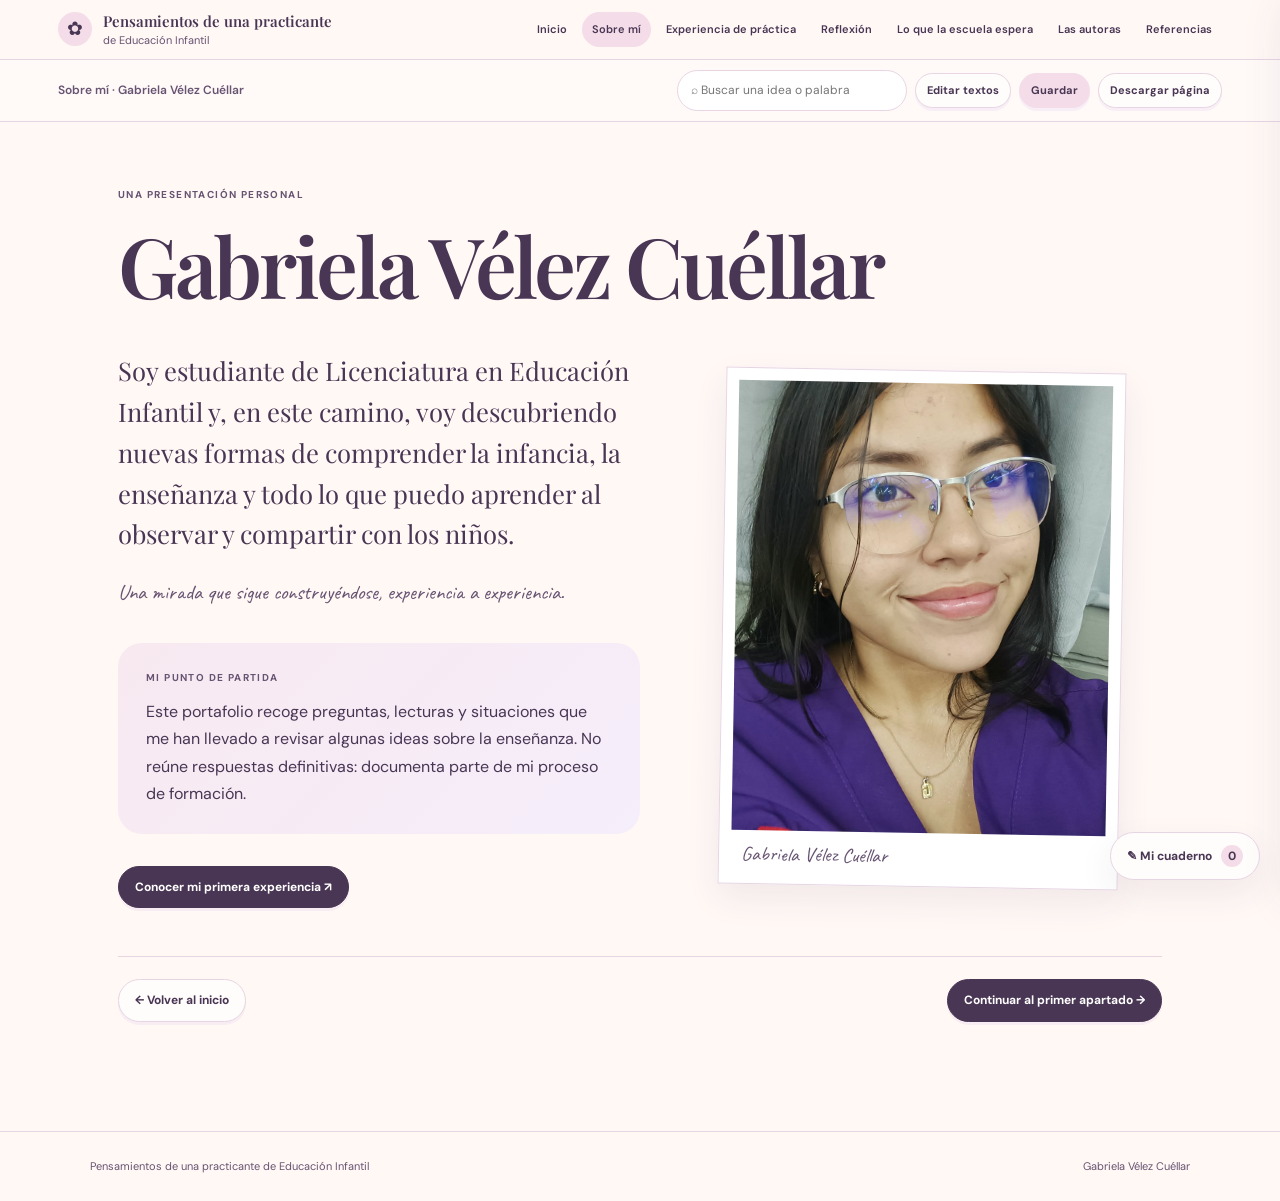
<file: sobre-mi.html>
<!doctype html><html lang="es"><head><meta charset="utf-8"><meta name="viewport" content="width=device-width, initial-scale=1"><title>Sobre mí | Pensamientos de una practicante</title><link rel="stylesheet" href="style.css"><link rel="icon" type="image/png" href="assets/favicon.png">
</head><body>
<header class="site-header"><div class="nav-wrap"><a class="brand" href="index.html"><span class="brand-mark">✿</span><span class="brand-name">Pensamientos de una practicante<small>de Educación Infantil</small></span></a><button class="menu-toggle" aria-expanded="false" aria-label="Abrir menú">☰ Menú</button><nav class="main-nav"><a href="index.html">Inicio</a><a href="sobre-mi.html">Sobre mí</a><a href="experiencia.html">Experiencia de práctica</a><a href="reflexion.html">Reflexión</a><a href="escuela.html">Lo que la escuela espera</a><a href="autoras.html">Las autoras</a><a href="referencias.html">Referencias</a></nav></div></header>
<div class="toolbar"><div class="toolbar-inner"><span class="toolbar-label">Sobre mí · Gabriela Vélez Cuéllar</span><div class="toolbar-actions"><input id="siteSearch" class="tool-input" placeholder="⌕ Buscar una idea o palabra" aria-label="Buscar en esta página"><button class="btn small" id="editTextBtn">Editar textos</button><button class="btn small soft" id="saveTextBtn">Guardar</button><button class="btn small" id="downloadPageBtn">Descargar página</button></div></div></div>
<main class="container"><div class="section-kicker">Una presentación personal</div><h1 class="profile-title" data-editable="profile-name">Gabriela Vélez Cuéllar</h1><div class="profile-grid"><div><p class="profile-text" data-editable="profile-description">Soy estudiante de Licenciatura en Educación Infantil y, en este camino, voy descubriendo nuevas formas de comprender la infancia, la enseñanza y todo lo que puedo aprender al observar y compartir con los niños.</p><p class="profile-note">Una mirada que sigue construyéndose, experiencia a experiencia.</p><div class="soft-panel"><div class="section-kicker">Mi punto de partida</div><p style="margin:0">Este portafolio recoge preguntas, lecturas y situaciones que me han llevado a revisar algunas ideas sobre la enseñanza. No reúne respuestas definitivas: documenta parte de mi proceso de formación.</p></div><a class="btn primary" href="experiencia.html">Conocer mi primera experiencia ↗</a></div><figure class="portrait-frame"><img src="assets/gabriela-original.jpeg" alt="Fotografía original de Gabriela Vélez Cuéllar"><figcaption class="photo-caption">Gabriela Vélez Cuéllar</figcaption></figure></div><nav class="page-nav"><a class="btn" href="index.html">← Volver al inicio</a><a class="btn primary" href="experiencia.html">Continuar al primer apartado →</a></nav></main>
<footer class="site-footer"><div class="footer-inner"><span>Pensamientos de una practicante de Educación Infantil</span><span>Gabriela Vélez Cuéllar</span></div></footer><button class="floating-notebook" data-open-notebook>✎ Mi cuaderno <span id="noteCount">0</span></button><div class="drawer-backdrop" id="drawerBackdrop"></div><aside class="notebook-drawer" id="notebookDrawer" aria-hidden="true"><div class="drawer-head"><h2>Mi cuaderno</h2><button class="icon-btn" id="closeNotebook">×</button></div><div class="drawer-content"><p class="muted" style="font-size:13px">Las notas se guardan en este navegador y dispositivo.</p><form id="noteForm"><h3 id="noteFormTitle">Añadir una nota</h3><div class="field"><label for="noteTitle">Título</label><input id="noteTitle" maxlength="100"></div><div class="field"><label for="noteTag">Tipo</label><select id="noteTag"><option>Reflexión</option><option>Lectura</option><option>Experiencia de práctica</option><option>Pregunta abierta</option></select></div><div class="field"><label for="noteBody">Tu nota</label><textarea id="noteBody" placeholder="Escribe aquí tus ideas..."></textarea></div><button class="btn primary" id="saveNoteBtn" type="submit">Guardar nota</button> <button class="btn" id="clearNoteForm" type="button">Limpiar</button></form><hr class="rule"><div class="field"><label for="noteSearch">Buscar en mi cuaderno</label><input id="noteSearch" placeholder="Buscar"></div><button class="btn soft" id="exportNotes" type="button">Descargar mis notas</button><div id="noteList" class="note-list"></div></div></aside><div id="toast" class="toast" role="status"></div><script src="app.js"></script></body></html>
</file>
<file: style.css>
@import url('https://fonts.googleapis.com/css2?family=DM+Sans:wght@400;500;600;700&family=Playfair+Display:ital,wght@0,500;0,600;0,700;1,500;1,600&family=Caveat:wght@500;600&display=swap');
:root{--pink:#F4DDE8;--lavender:#DCCBEF;--lilac:#B99AD9;--cream:#FFF8F5;--oldrose:#E9BFD3;--plum:#493654;--plum2:#675372;--line:#e7d5e3;--white:#fffdfb;--shadow:0 14px 35px rgba(73,54,84,.08);--radius:22px}
*{box-sizing:border-box}html{scroll-behavior:smooth}body{margin:0;background:var(--cream);color:var(--plum);font-family:'DM Sans',sans-serif;line-height:1.72}a{color:inherit}button,input,textarea{font:inherit}button,a,.clickable{ -webkit-tap-highlight-color:transparent}a:focus-visible,button:focus-visible,input:focus-visible,textarea:focus-visible{outline:3px solid var(--lilac);outline-offset:3px}.site-header{position:sticky;top:0;z-index:20;background:rgba(255,248,245,.96);backdrop-filter:blur(12px);border-bottom:1px solid var(--line)}.nav-wrap{max-width:1220px;margin:auto;padding:12px 28px;display:flex;align-items:center;gap:26px}.brand{display:flex;align-items:center;gap:11px;text-decoration:none;min-width:240px}.brand-mark{width:34px;height:34px;display:grid;place-items:center;border-radius:50%;background:var(--pink);color:var(--plum);font-size:19px}.brand-name{font-family:'Playfair Display',serif;font-size:15px;font-weight:600;line-height:1.25}.brand-name small{display:block;font:11px 'DM Sans',sans-serif;color:var(--plum2);margin-top:2px}.main-nav{display:flex;align-items:center;justify-content:flex-end;gap:5px;flex:1;flex-wrap:wrap}.main-nav a{font-size:11px;font-weight:600;text-decoration:none;padding:8px 10px;border-radius:999px;white-space:nowrap;transition:.2s}.main-nav a:hover,.main-nav a.active{background:var(--pink)}.menu-toggle{display:none;background:var(--white);border:1px solid var(--line);border-radius:12px;padding:8px 11px;color:var(--plum)}.toolbar{border-bottom:1px solid var(--line);background:#fffaf8}.toolbar-inner{max-width:1220px;margin:auto;padding:10px 28px;display:flex;align-items:center;justify-content:space-between;gap:12px}.toolbar-label{font-size:12px;color:var(--plum2);font-weight:600}.toolbar-actions{display:flex;gap:8px;align-items:center;flex-wrap:wrap}.tool-input{width:min(230px,34vw);border:1px solid var(--line);border-radius:999px;background:white;padding:9px 13px;color:var(--plum);font-size:12px}.btn{display:inline-flex;align-items:center;justify-content:center;gap:8px;text-decoration:none;border:1px solid var(--line);border-radius:999px;padding:10px 16px;background:var(--white);color:var(--plum);font-size:12px;font-weight:700;cursor:pointer;transition:transform .18s,background .18s;box-shadow:0 3px 0 rgba(185,154,217,.12)}.btn:hover{transform:translateY(-2px);background:var(--pink)}.btn.primary{background:var(--plum);color:white;border-color:var(--plum)}.btn.primary:hover{background:#5b4267}.btn.soft{background:var(--pink);border-color:transparent}.btn.small{padding:7px 11px;font-size:11px}.container{max-width:1100px;margin:0 auto;padding:64px 28px}.container.narrow{max-width:920px}.eyebrow{display:inline-flex;align-items:center;gap:9px;background:var(--pink);border-radius:999px;padding:6px 13px;color:var(--plum2);font-size:10px;font-weight:700;letter-spacing:.16em;text-transform:uppercase}.eyebrow::before{content:'✳';font-size:12px;color:var(--lilac)}h1,h2,h3,h4{font-family:'Playfair Display',serif;font-weight:600;line-height:1.13;letter-spacing:-.025em;margin:0 0 18px;color:var(--plum)}h1{font-size:clamp(2.5rem,5.8vw,5rem)}h2{font-size:clamp(2rem,4vw,3.2rem)}h3{font-size:clamp(1.35rem,2.4vw,1.8rem)}h4{font-size:1.15rem}p{margin:0 0 18px}.lead{font-size:clamp(1rem,1.45vw,1.18rem);line-height:1.75;color:var(--plum2)}.handwritten{font-family:'Caveat',cursive;font-size:clamp(1.6rem,3vw,2.25rem);line-height:1.2;color:var(--plum2)}.muted{color:var(--plum2)}.rule{height:1px;background:var(--line);border:0;margin:30px 0}.section-kicker{font-size:10px;letter-spacing:.14em;text-transform:uppercase;color:var(--plum2);font-weight:700;margin-bottom:12px}.hero{max-width:1220px;margin:auto;padding:58px 28px 44px;display:grid;grid-template-columns:1.02fr .98fr;gap:48px;align-items:center;min-height:calc(100vh - 128px)}.hero-copy h1{margin-top:18px;font-size:clamp(3rem,5.4vw,5.25rem);line-height:1.03}.hero-copy h1 em{color:#916f9d;font-weight:500}.swash{display:inline-block;background:linear-gradient(transparent 58%,var(--pink) 58%);padding:0 3px}.hero-description{max-width:550px;margin:24px 0;color:var(--plum2);font-size:16px}.hero-photo-frame{position:relative;background:white;border:10px solid white;box-shadow:var(--shadow);border-radius:4px;transform:rotate(1.2deg);padding:0}.hero-photo-frame img{display:block;width:100%;height:420px;object-fit:cover}.photo-caption{font-family:'Caveat',cursive;font-size:20px;padding:7px 10px 0;color:var(--plum2)}.tape{position:absolute;top:-14px;left:42%;width:94px;height:25px;background:var(--lavender);opacity:.9;transform:rotate(-4deg)}.hero-meta{grid-column:1/-1;display:grid;grid-template-columns:1.35fr 1fr 1fr;gap:12px;margin-top:2px}.meta-card{display:flex;gap:12px;align-items:center;padding:17px 19px;border:1px solid var(--line);border-radius:20px;background:rgba(255,253,251,.8);font-size:12px}.meta-icon{flex:0 0 42px;width:42px;height:42px;border-radius:50%;display:grid;place-items:center;background:var(--pink);font-size:19px}.meta-card:nth-child(2) .meta-icon{background:var(--lavender)}.meta-card:nth-child(3) .meta-icon{background:#f0e6f5}.meta-card strong{display:block;font-size:12px}.meta-card span{display:block;color:var(--plum2);line-height:1.5;margin-top:2px}.hero-bottom{grid-column:1/-1;display:flex;justify-content:space-between;align-items:center;border-top:1px solid var(--line);padding-top:18px;font-size:11px;color:var(--plum2)}.hero-bottom .dots{letter-spacing:.12em}.intro-band{background:var(--pink);border-radius:0 80px 0 80px;padding:34px 38px;margin:0 0 38px}.intro-band p{max-width:850px;margin:0;font-size:17px}.page-heading{max-width:900px;margin:0 auto 38px}.page-heading h1{margin:18px 0 14px}.page-heading .lead{max-width:760px}.two-col{display:grid;grid-template-columns:minmax(0,1.15fr) minmax(280px,.85fr);gap:48px;align-items:start}.profile-title{font-size:clamp(2.5rem,6.5vw,5.7rem);white-space:nowrap;letter-spacing:-.04em;margin:15px 0 38px}.profile-grid{display:grid;grid-template-columns:1fr .92fr;gap:42px;align-items:center}.profile-text{font-family:'Playfair Display',serif;font-size:clamp(1.2rem,2vw,1.7rem);line-height:1.6}.portrait-frame{padding:12px;background:white;box-shadow:var(--shadow);border:1px solid var(--line);transform:rotate(1deg)}.portrait-frame img{display:block;width:100%;height:450px;object-fit:cover}.profile-note{font-family:'Caveat',cursive;font-size:21px;color:var(--plum2);margin-top:20px}.article-layout{display:grid;grid-template-columns:minmax(0,1fr) 245px;gap:48px;align-items:start}.article-content{max-width:720px}.article-content p{font-size:16px;line-height:1.9;color:#584760;margin-bottom:22px}.article-content h2{font-size:clamp(1.7rem,3vw,2.35rem);margin:44px 0 20px}.article-content h3{margin:32px 0 14px}.side-note{position:sticky;top:150px}.quote-card{padding:24px;background:var(--lavender);border-radius:22px 22px 22px 5px;font-family:'Playfair Display',serif;font-size:23px;line-height:1.35;margin-bottom:22px}.quote-card small{display:block;font:11px 'DM Sans',sans-serif;margin-top:13px;color:var(--plum2)}.author-link-list{border:1px solid var(--line);border-radius:20px;padding:18px;background:#fffaf9}.author-link-list h3{font-size:18px}.author-link-list a{display:block;padding:10px 0;text-decoration:none;border-bottom:1px solid var(--line);font-size:12px}.author-link-list a:last-child{border-bottom:0}.author-link-list a:hover{text-decoration:underline}.photo-inline{margin:30px 0;background:white;padding:9px;border:1px solid var(--line);box-shadow:var(--shadow);max-width:650px;transform:rotate(-.5deg)}.photo-inline img{width:100%;max-height:390px;object-fit:cover;display:block}.photo-inline figcaption{font-family:'Caveat',cursive;font-size:20px;padding:7px;color:var(--plum2)}.soft-panel{padding:26px 28px;background:linear-gradient(135deg,#f8e9f0,#f5eefb);border-radius:24px;margin:32px 0}.soft-panel p:last-child{margin-bottom:0}.reflection-end{text-align:center;padding:26px 10px 8px}.reflection-end .handwritten{display:inline-block;background:linear-gradient(transparent 50%,var(--pink) 50%);padding:0 12px}.essay-title{max-width:840px}.essay-title h1{font-size:clamp(2.8rem,5vw,4.5rem)}.essay-intro{font-size:17px;color:var(--plum2);max-width:800px}.question-highlight{padding:18px 24px;border-left:4px solid var(--lilac);background:#f7edf8;border-radius:0 16px 16px 0;font-family:'Playfair Display',serif;font-size:22px;margin:26px 0}.simple-author-grid{display:grid;grid-template-columns:repeat(2,minmax(0,1fr));gap:22px;margin:36px 0}.author-card{display:grid;grid-template-columns:120px 1fr;gap:18px;align-items:center;border:1px solid var(--line);background:rgba(255,253,251,.8);border-radius:20px;padding:18px}.author-photo{height:135px;width:120px;object-fit:cover;border-radius:13px;background:var(--lavender)}.photo-placeholder{height:135px;width:120px;border-radius:13px;background:linear-gradient(145deg,var(--pink),var(--lavender));display:flex;align-items:center;justify-content:center;flex-direction:column;text-align:center;padding:8px;color:var(--plum)}.photo-placeholder strong{font-family:'Playfair Display',serif;font-size:34px}.photo-placeholder span{font-size:9px;line-height:1.3;margin-top:5px}.author-card h2{font-size:21px;margin:0 0 8px}.author-card p{font-size:13px;line-height:1.65;margin:0 0 9px;color:var(--plum2)}.author-card a{font-size:11px;font-weight:700;text-decoration:none;border-bottom:1px solid var(--lilac)}.references-list{list-style:none;padding:0;margin:30px 0}.references-list li{padding:18px 0 18px 34px;text-indent:-34px;border-bottom:1px solid var(--line);line-height:1.85;overflow-wrap:anywhere}.references-list li:last-child{border-bottom:0}.references-list a{color:#725282;text-decoration-thickness:1px;text-underline-offset:3px}.accordion{border:1px solid var(--line);border-radius:18px;background:rgba(255,253,251,.7);margin:14px 0;overflow:hidden}.accordion summary{cursor:pointer;list-style:none;padding:18px 22px;font-family:'Playfair Display',serif;font-size:20px;display:flex;align-items:center;justify-content:space-between;gap:12px}.accordion summary::-webkit-details-marker{display:none}.accordion summary::after{content:'＋';font-family:'DM Sans',sans-serif;color:#916f9d}.accordion[open] summary::after{content:'−'}.accordion-body{padding:0 22px 20px;color:var(--plum2)}.accordion-body p:last-child{margin-bottom:0}.page-nav{display:flex;justify-content:space-between;gap:14px;margin-top:48px;padding-top:22px;border-top:1px solid var(--line)}.page-nav .btn{max-width:48%}.site-footer{border-top:1px solid var(--line);padding:25px 28px;margin-top:45px;color:var(--plum2);font-size:11px}.footer-inner{max-width:1100px;margin:auto;display:flex;justify-content:space-between;gap:15px;flex-wrap:wrap}.floating-notebook{position:fixed;right:20px;bottom:20px;z-index:30;border:1px solid var(--line);background:#fffdfb;border-radius:999px;padding:12px 16px;box-shadow:var(--shadow);font-size:12px;font-weight:700;color:var(--plum);cursor:pointer}.floating-notebook span{display:inline-grid;place-items:center;margin-left:6px;background:var(--pink);border-radius:50%;width:22px;height:22px}.drawer-backdrop{position:fixed;inset:0;background:rgba(73,54,84,.25);z-index:40;display:none}.drawer-backdrop.open{display:block}.notebook-drawer{position:fixed;right:0;top:0;height:100dvh;width:min(480px,100%);background:var(--cream);z-index:41;transform:translateX(105%);transition:transform .25s;box-shadow:-15px 0 45px rgba(73,54,84,.12);display:flex;flex-direction:column}.notebook-drawer.open{transform:translateX(0)}.drawer-head{padding:22px;border-bottom:1px solid var(--line);display:flex;align-items:center;justify-content:space-between}.drawer-head h2{font-size:26px;margin:0}.icon-btn{border:1px solid var(--line);background:white;border-radius:50%;width:36px;height:36px;cursor:pointer;color:var(--plum)}.drawer-content{padding:20px;overflow:auto;flex:1}.field{display:block;margin-bottom:13px}.field label{display:block;font-size:11px;font-weight:700;margin-bottom:5px}.field input,.field textarea,.field select{width:100%;padding:11px 12px;border:1px solid var(--line);border-radius:12px;background:white;color:var(--plum)}.field textarea{min-height:110px;resize:vertical}.note-list{margin-top:22px}.note-item{background:white;border:1px solid var(--line);border-radius:15px;padding:14px;margin:10px 0}.note-item h3{font-size:17px;margin:0 0 6px}.note-item p{font-size:12px;white-space:pre-wrap;margin:0 0 10px;color:var(--plum2)}.note-actions{display:flex;gap:7px;flex-wrap:wrap}.empty-state{padding:18px;text-align:center;border:1px dashed var(--lilac);border-radius:15px;color:var(--plum2);font-size:12px}.toast{position:fixed;left:50%;bottom:25px;transform:translate(-50%,20px);background:var(--plum);color:white;padding:12px 18px;border-radius:999px;font-size:12px;opacity:0;pointer-events:none;transition:.2s;z-index:60;max-width:90vw;text-align:center}.toast.show{opacity:1;transform:translate(-50%,0)}.search-result{outline:3px solid var(--lilac);outline-offset:5px;border-radius:8px}.editing [data-editable]{outline:1px dashed var(--lilac);outline-offset:3px;cursor:text}.editing [data-editable]:focus{background:#fff}.notice{padding:14px 16px;border-radius:14px;background:#f5edf8;font-size:12px;color:var(--plum2)}.word-count{font-size:11px;color:var(--plum2);margin-top:6px}.visually-hidden{position:absolute;width:1px;height:1px;padding:0;margin:-1px;overflow:hidden;clip:rect(0,0,0,0);white-space:nowrap;border:0}
@media(max-width:980px){.nav-wrap{gap:12px}.brand{min-width:210px}.main-nav a{font-size:10px;padding:7px}.hero{gap:30px}.hero-photo-frame img{height:360px}.article-layout{grid-template-columns:minmax(0,1fr) 220px;gap:28px}.author-card{grid-template-columns:100px 1fr}.author-photo,.photo-placeholder{width:100px;height:125px}}
@media(max-width:760px){.nav-wrap{padding:10px 16px;justify-content:space-between;flex-wrap:wrap}.brand{min-width:0}.brand-name{font-size:14px}.menu-toggle{display:block}.main-nav{display:none;flex-basis:100%;width:100%;justify-content:flex-start;flex-direction:column;align-items:stretch;padding:8px 0}.main-nav.open{display:flex}.main-nav a{font-size:13px;padding:10px 13px}.toolbar-inner{padding:10px 16px;align-items:flex-start;flex-direction:column}.toolbar-actions{width:100%}.tool-input{width:100%;flex:1}.container{padding:42px 20px}.hero{padding:40px 20px 30px;grid-template-columns:1fr;gap:25px;min-height:0}.hero-copy h1{font-size:clamp(2.8rem,12vw,4.5rem)}.hero-photo-frame{max-width:600px;margin:0 auto;width:100%}.hero-photo-frame img{height:auto;max-height:420px;aspect-ratio:1.15;object-fit:cover}.hero-meta{grid-template-columns:1fr}.hero-bottom{flex-direction:column;align-items:flex-start;gap:7px}.intro-band{padding:24px 22px;border-radius:0 45px 0 45px}.intro-band p{font-size:15px}.profile-title{font-size:clamp(2.15rem,9vw,3.4rem);white-space:normal;line-height:1.08;margin-bottom:25px}.profile-grid{grid-template-columns:1fr;gap:25px}.profile-text{font-size:1.3rem}.portrait-frame{max-width:480px;margin:auto}.portrait-frame img{height:auto;max-height:520px}.article-layout{grid-template-columns:1fr;gap:28px}.side-note{position:static;order:-1}.article-content p{font-size:15px;line-height:1.85}.article-content h2{margin-top:35px}.simple-author-grid{grid-template-columns:1fr}.author-card{grid-template-columns:105px 1fr}.author-photo,.photo-placeholder{width:105px;height:130px}.page-nav{flex-direction:column}.page-nav .btn{max-width:100%;width:100%}.floating-notebook{right:12px;bottom:12px}.site-footer{padding:22px 20px}}
@media(max-width:390px){.brand-mark{width:30px;height:30px}.brand-name{font-size:12px}.container{padding-left:16px;padding-right:16px}.author-card{grid-template-columns:1fr}.author-photo,.photo-placeholder{width:100%;height:190px}.meta-card{padding:14px}.toolbar-actions .btn{font-size:10px;padding:8px 10px}}
@media print{.site-header,.toolbar,.floating-notebook,.page-nav,.site-footer,.btn{display:none!important}.container{max-width:none;padding:0}body{background:white}.article-content p{color:#222}}

/* Retratos verificados de las autoras */
.author-photo{display:block;height:135px;width:120px;object-fit:cover;object-position:center;border-radius:13px;background:var(--lavender);border:1px solid rgba(73,54,84,.08)}
@media(max-width:980px){.author-photo{width:100px;height:125px}}
@media(max-width:760px){.author-photo{width:105px;height:130px}}
@media(max-width:390px){.author-photo{width:100%;height:190px;object-position:center 30%}}
</file>
